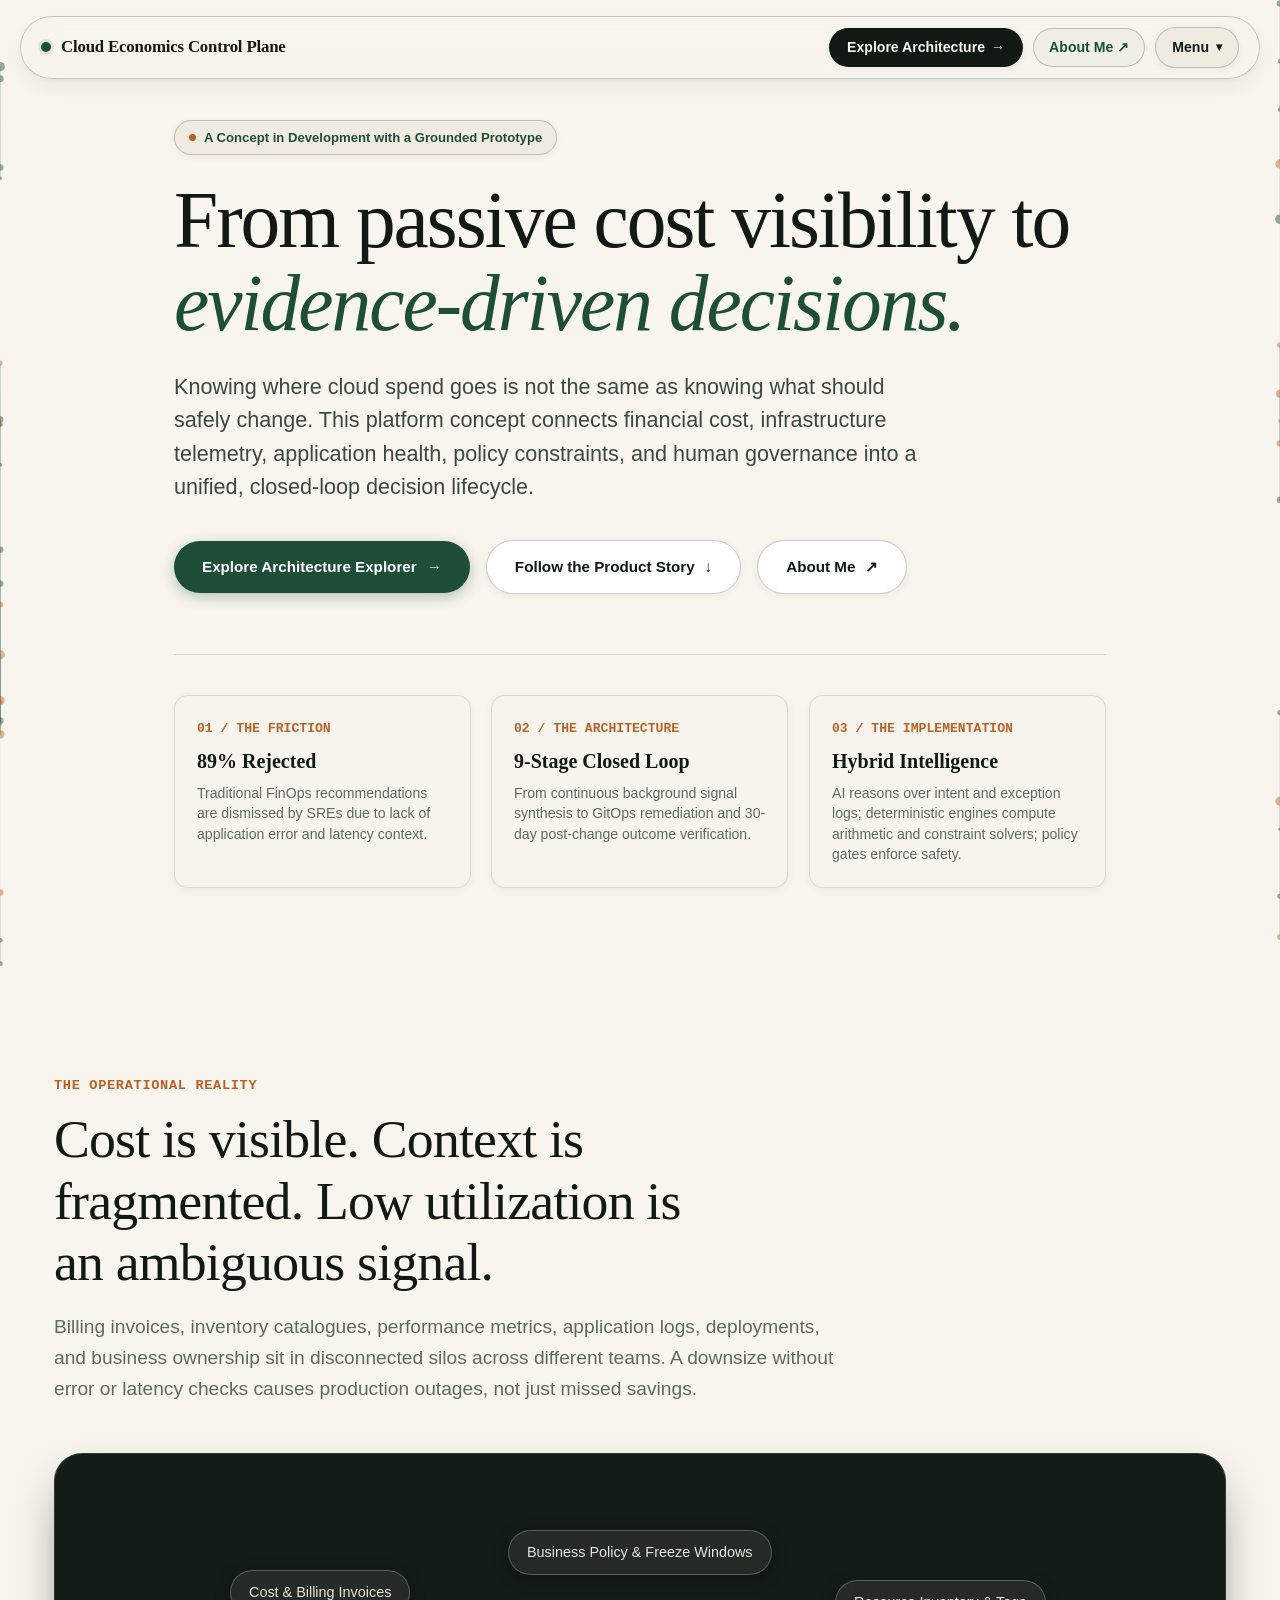
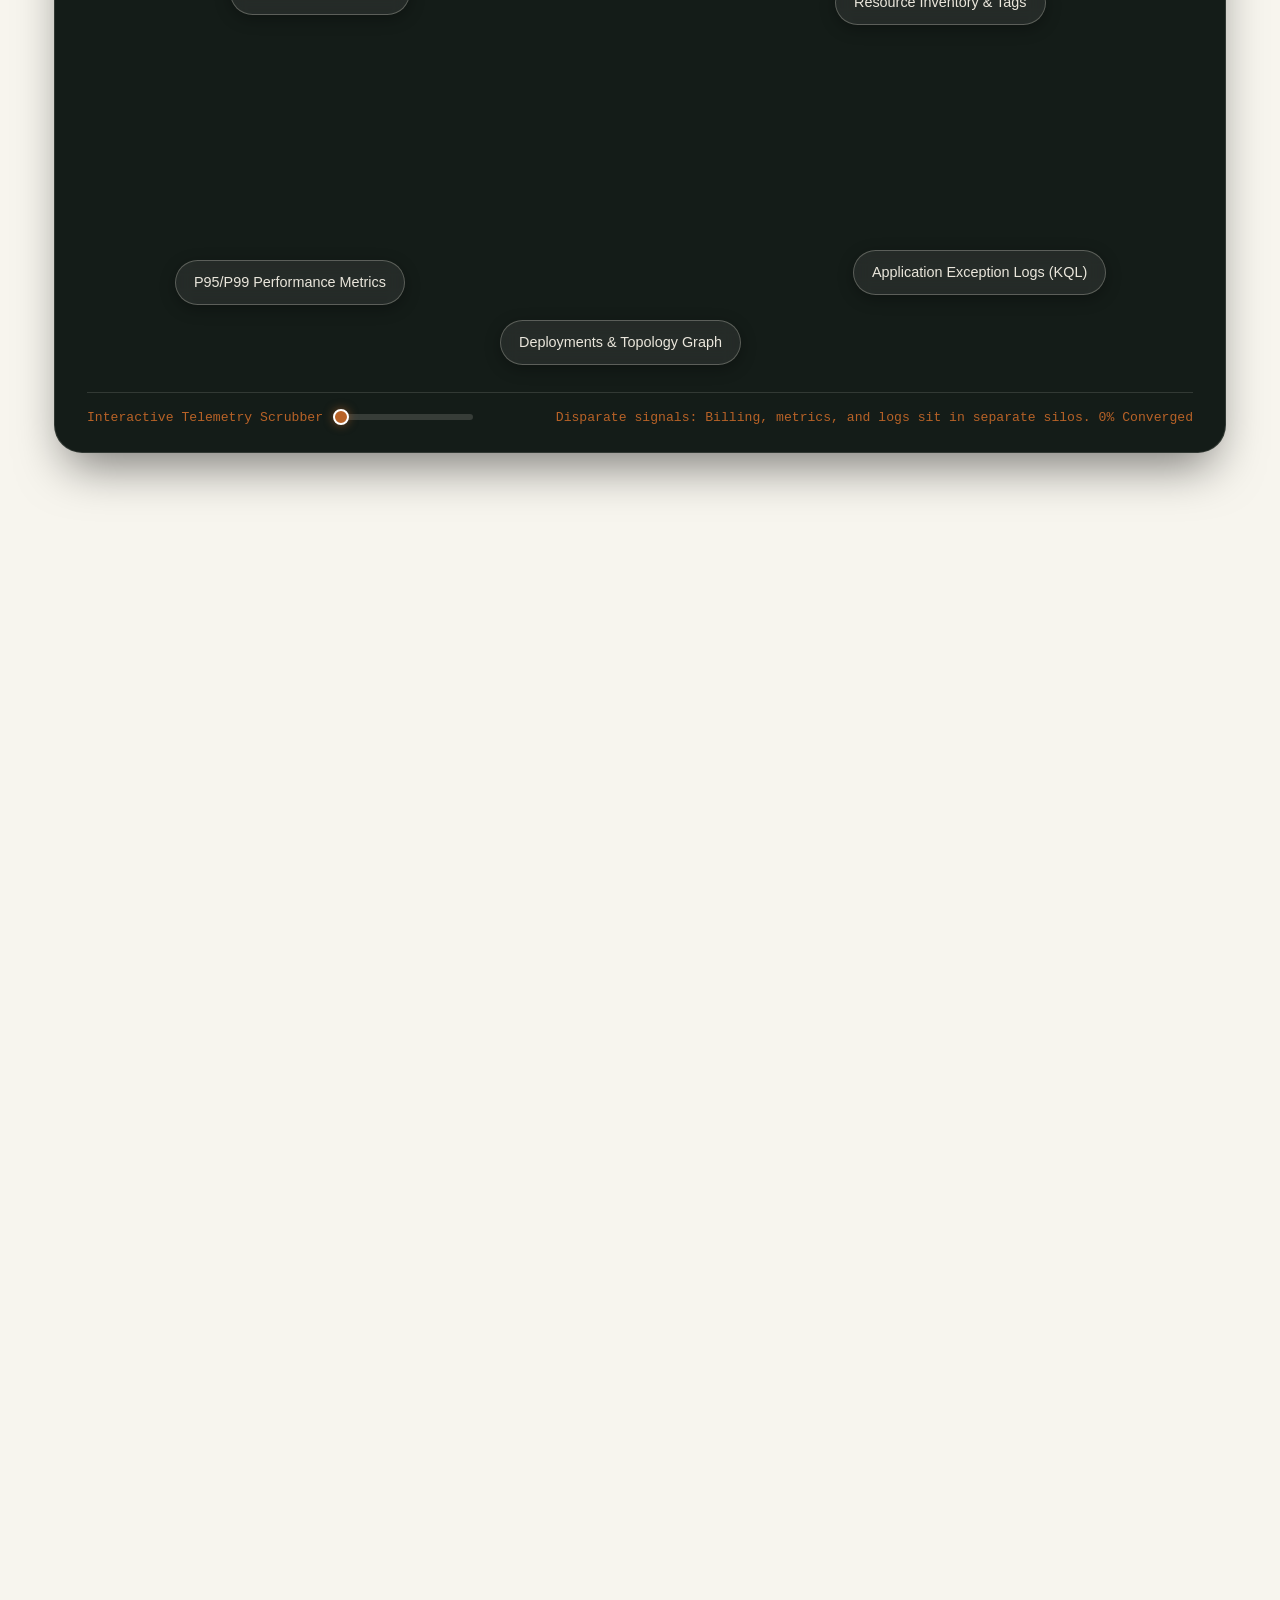
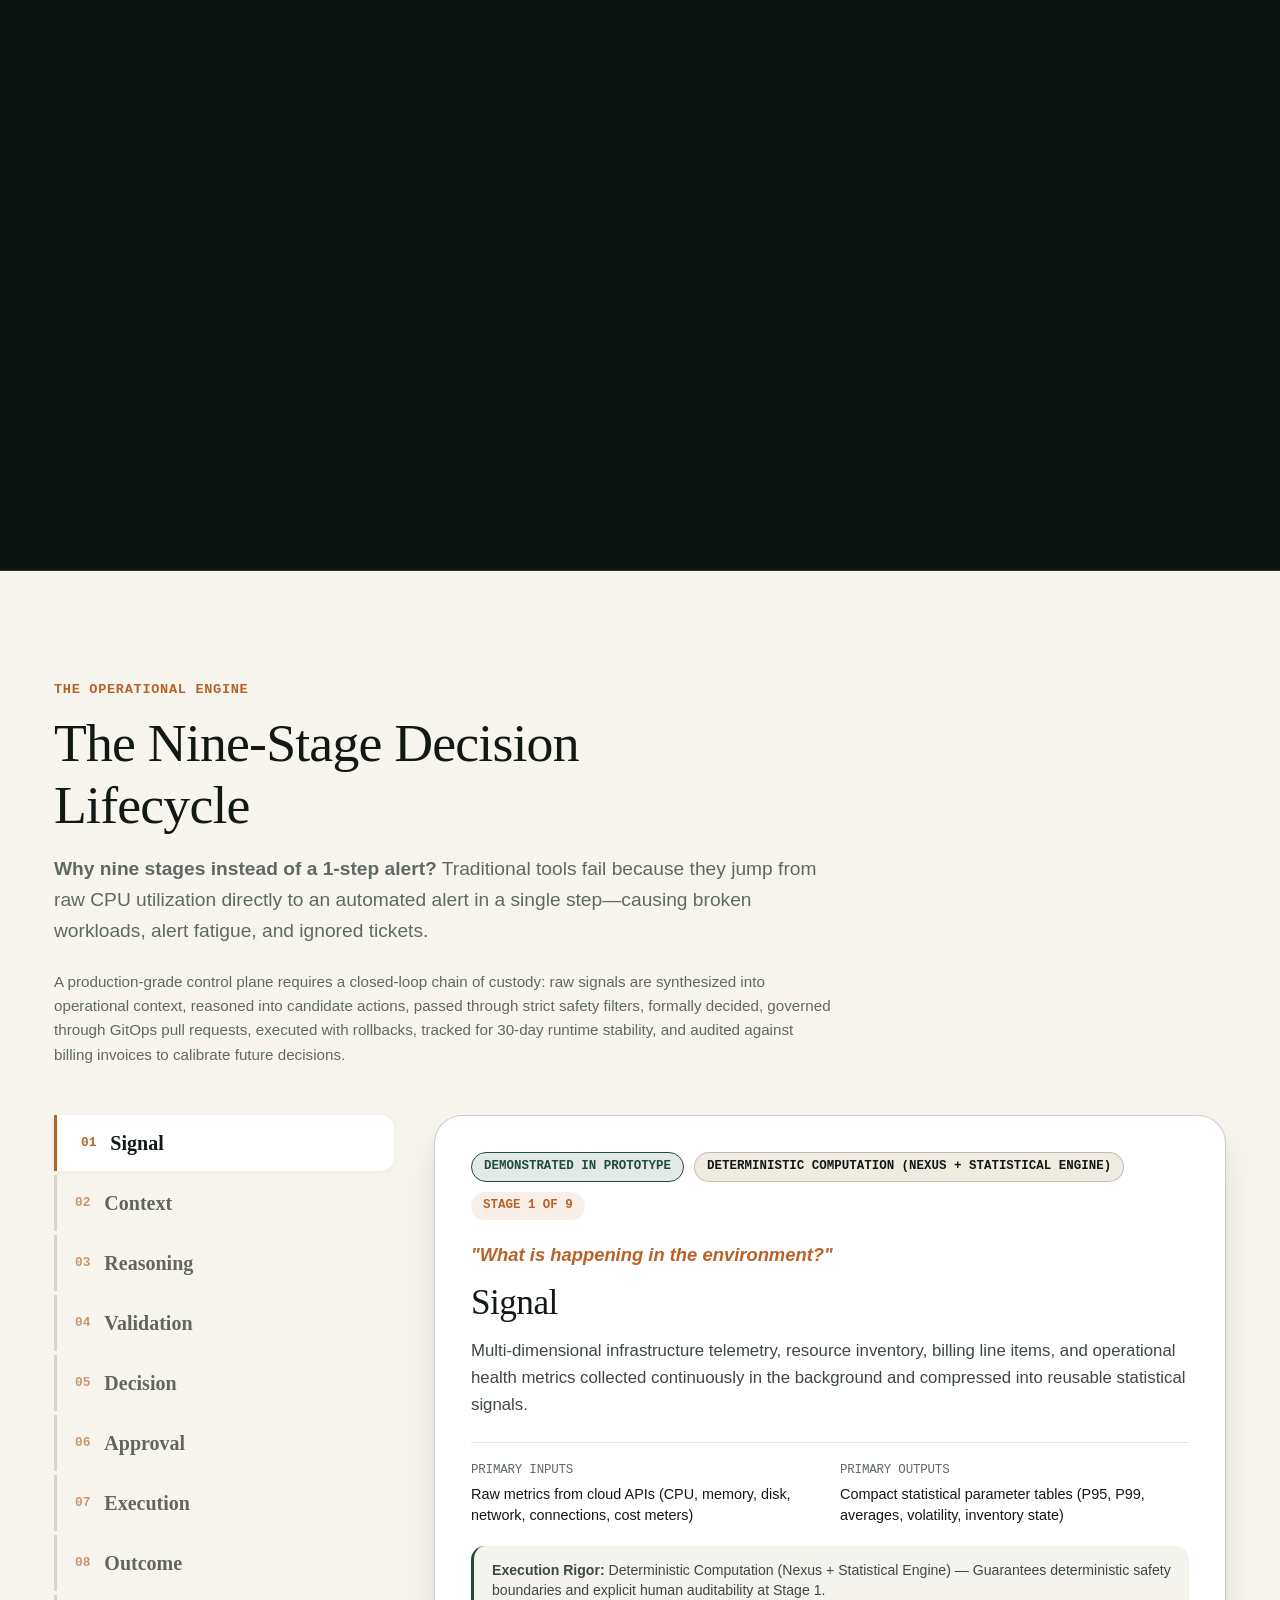
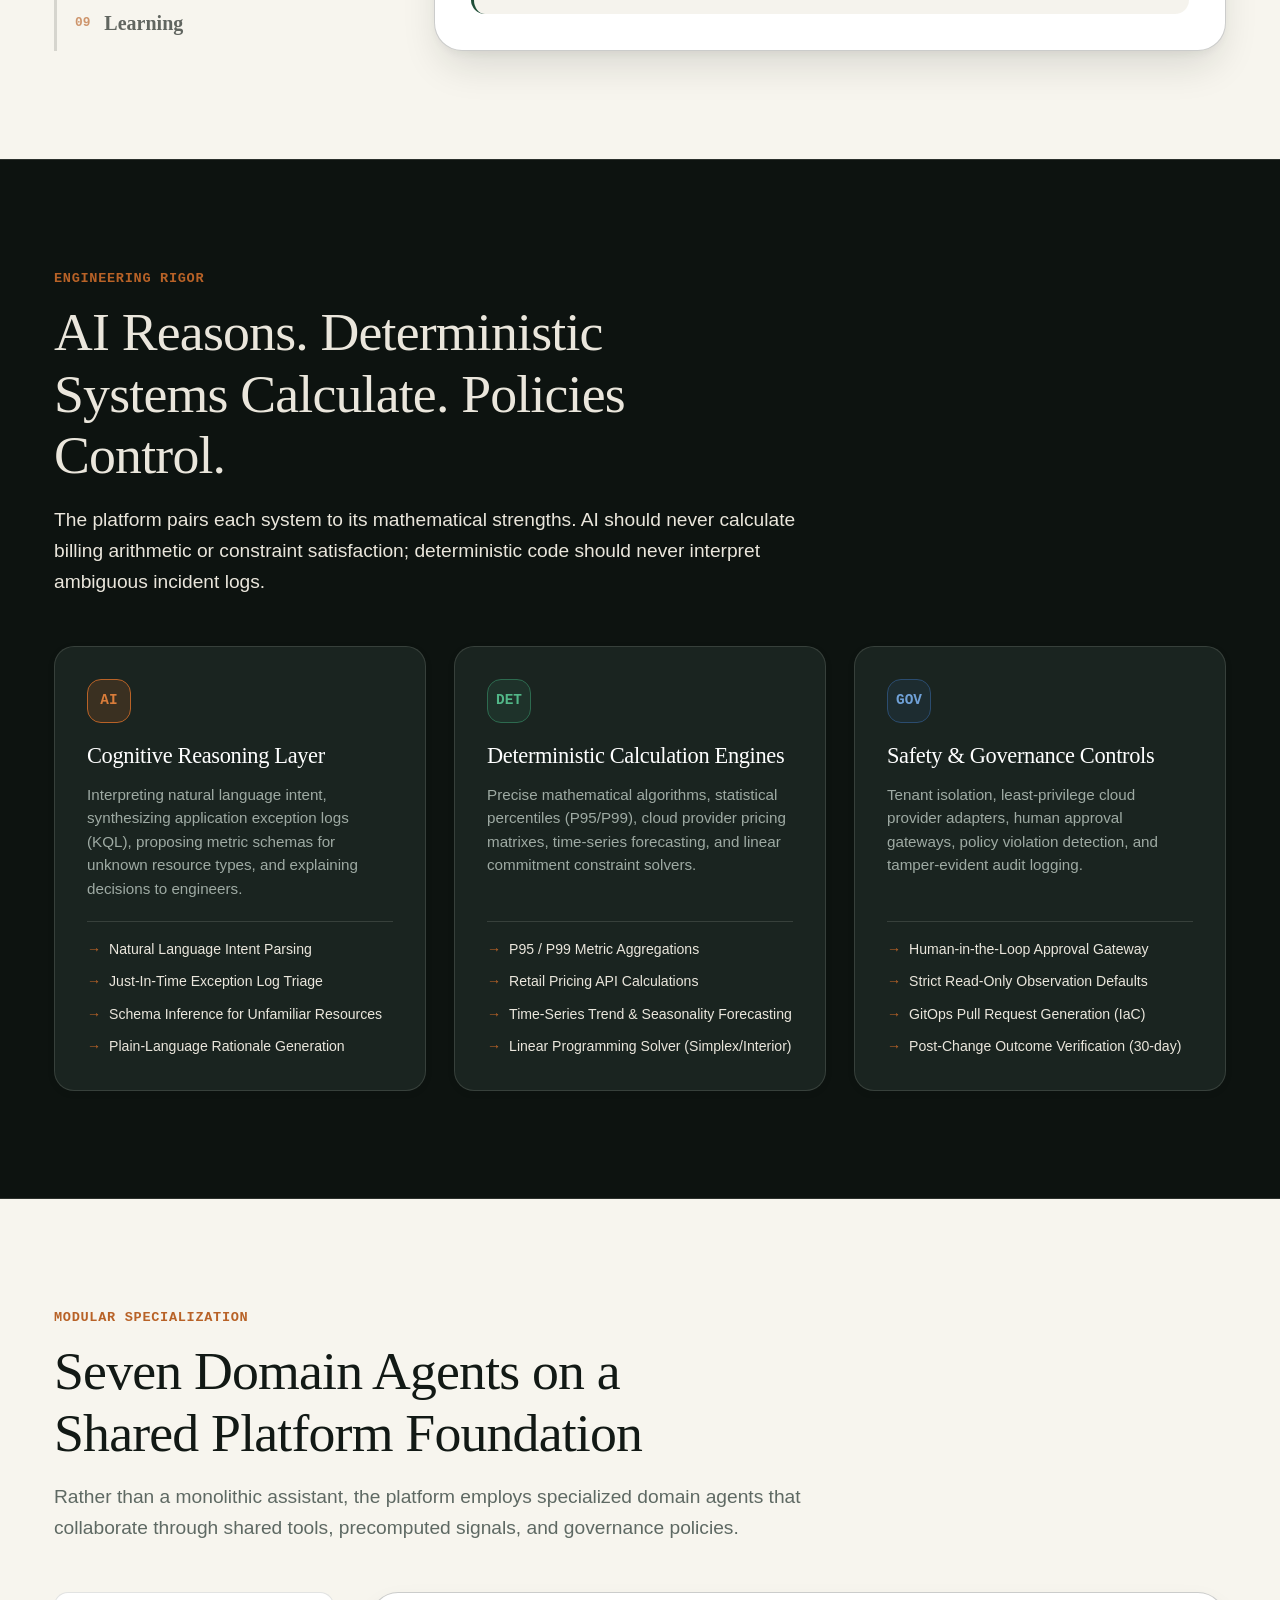
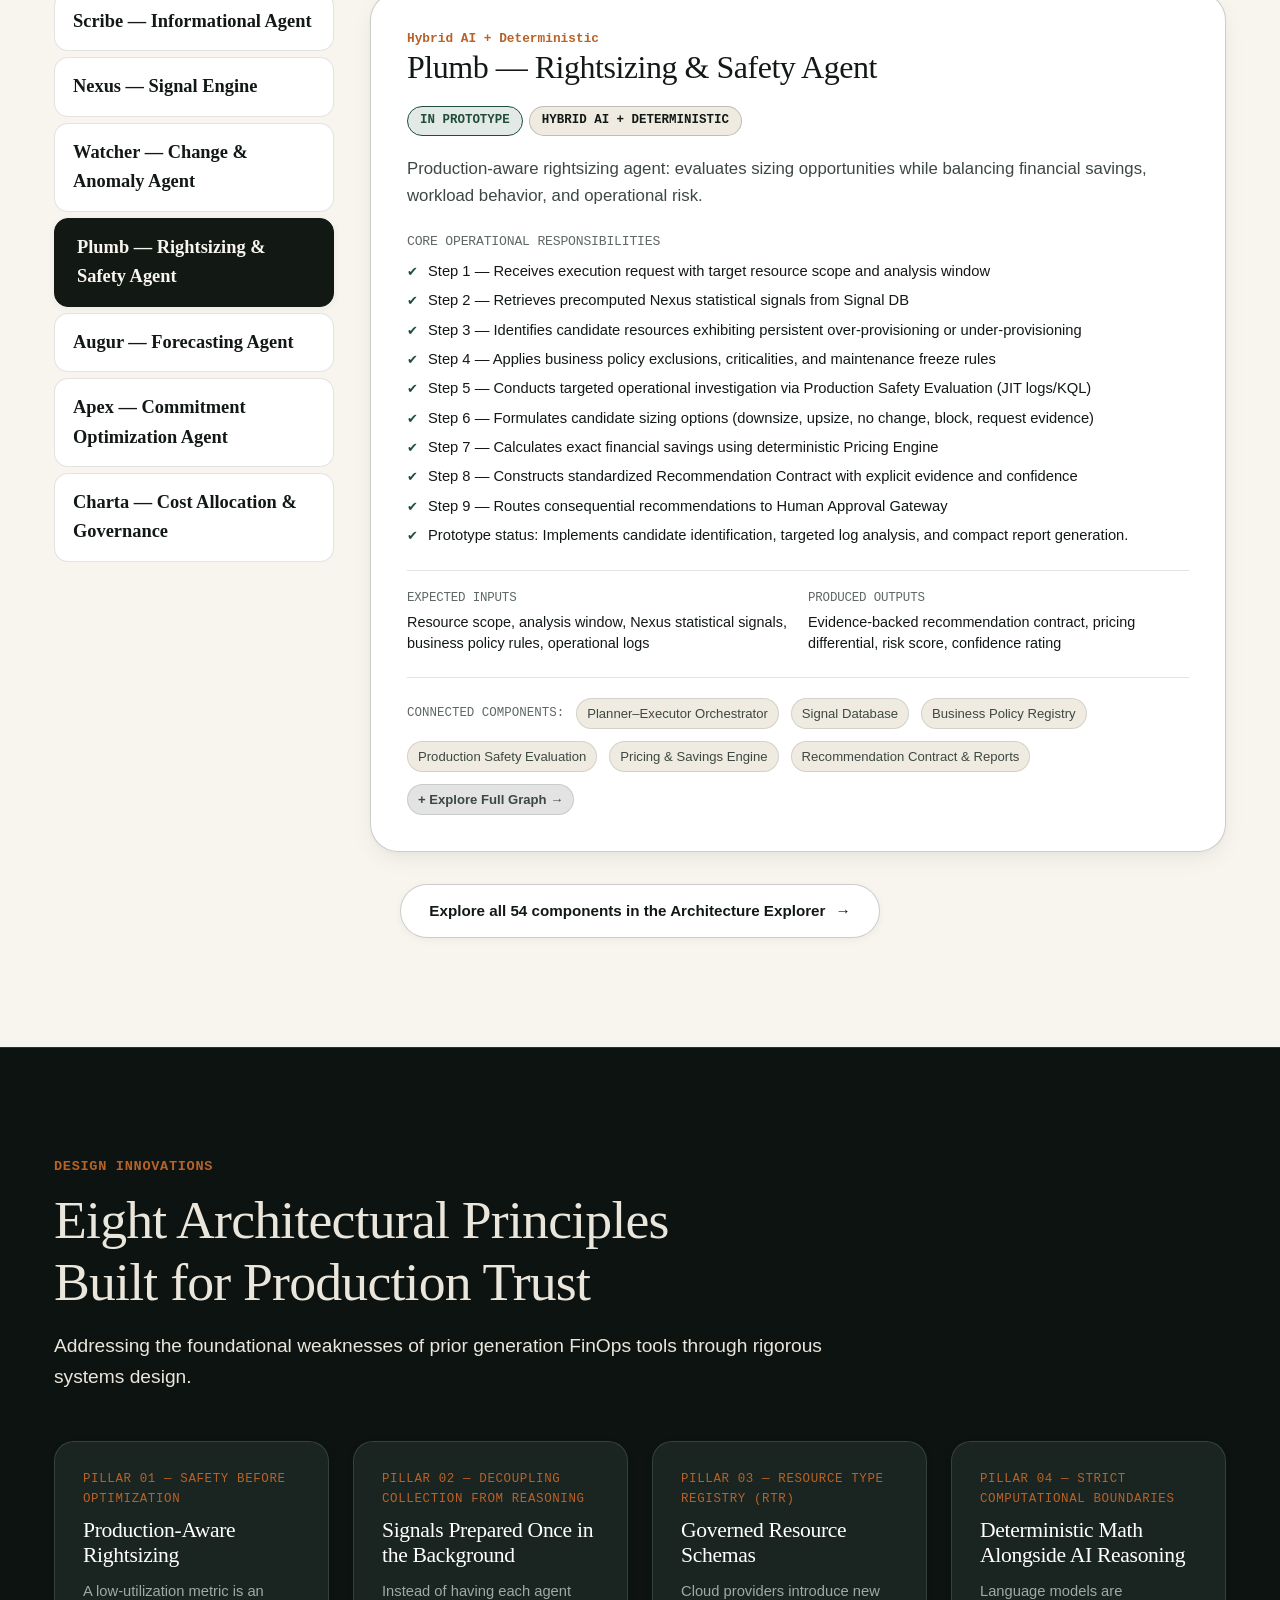
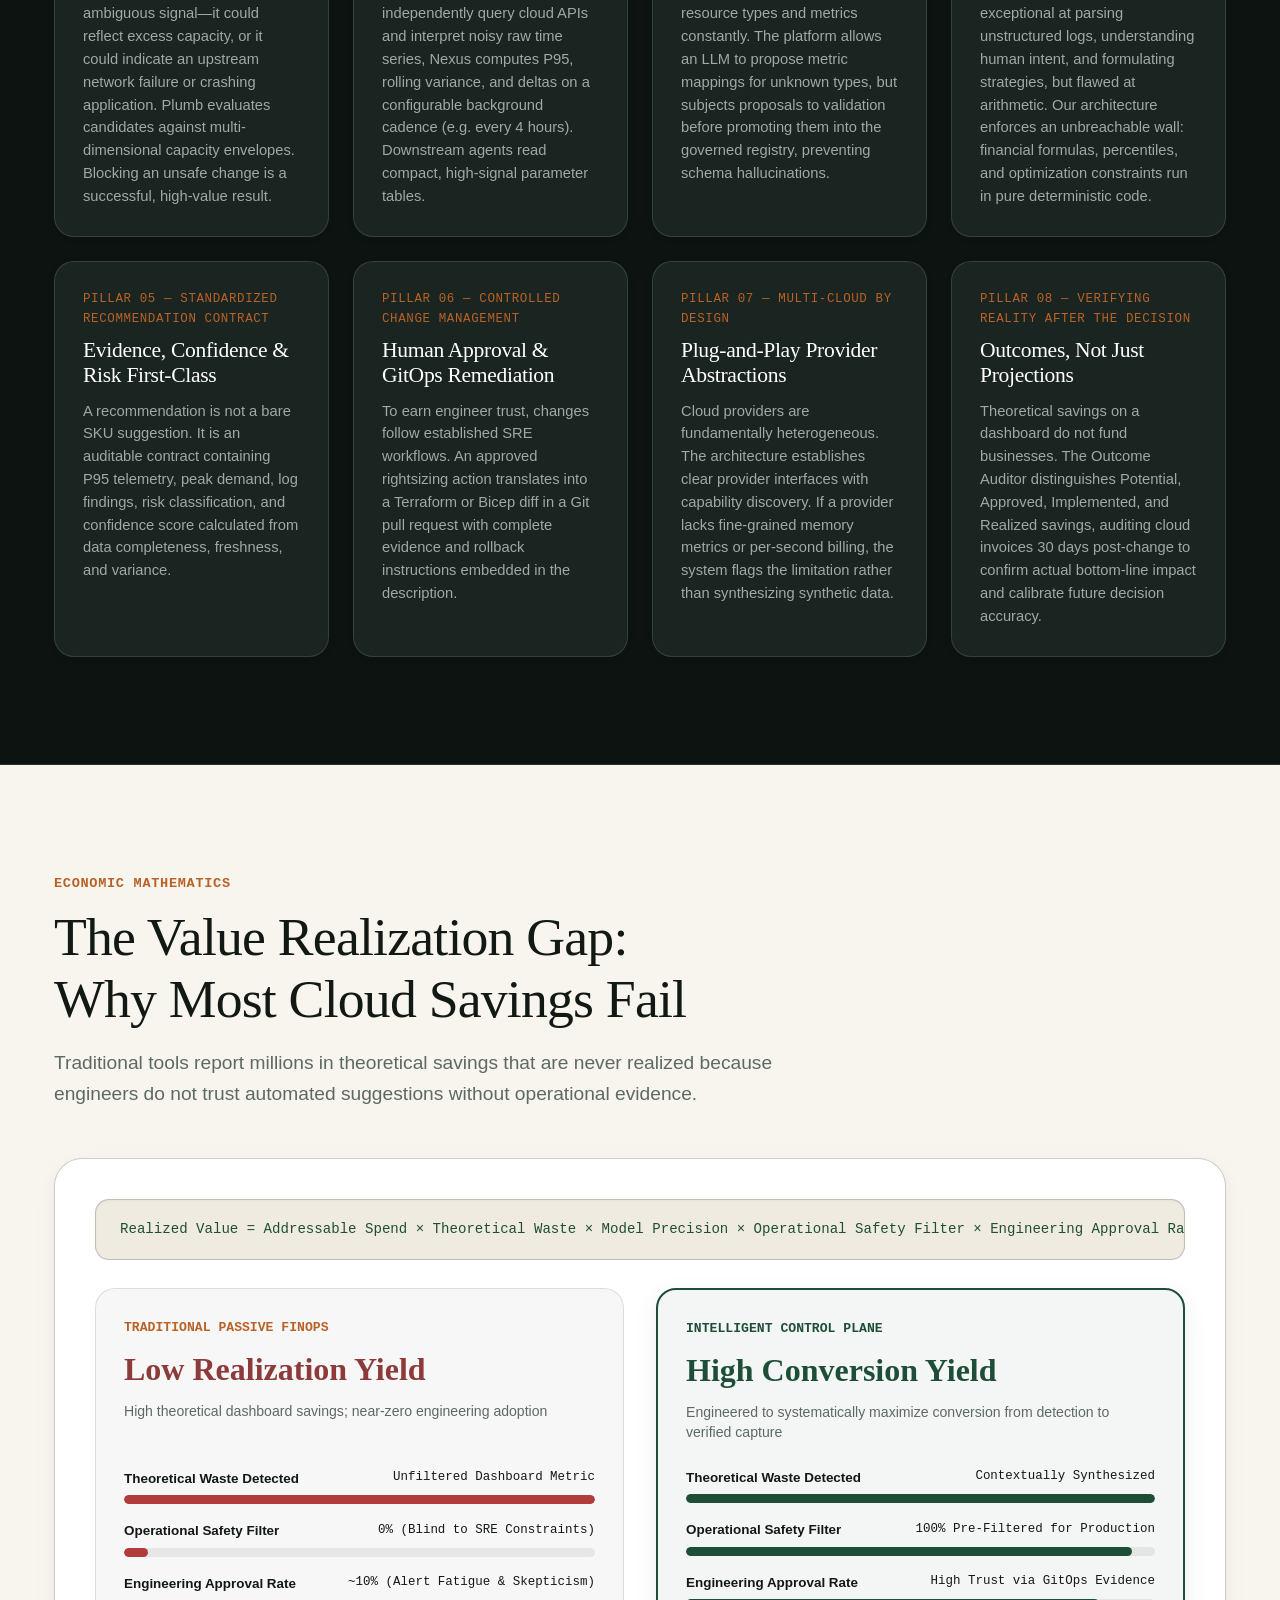
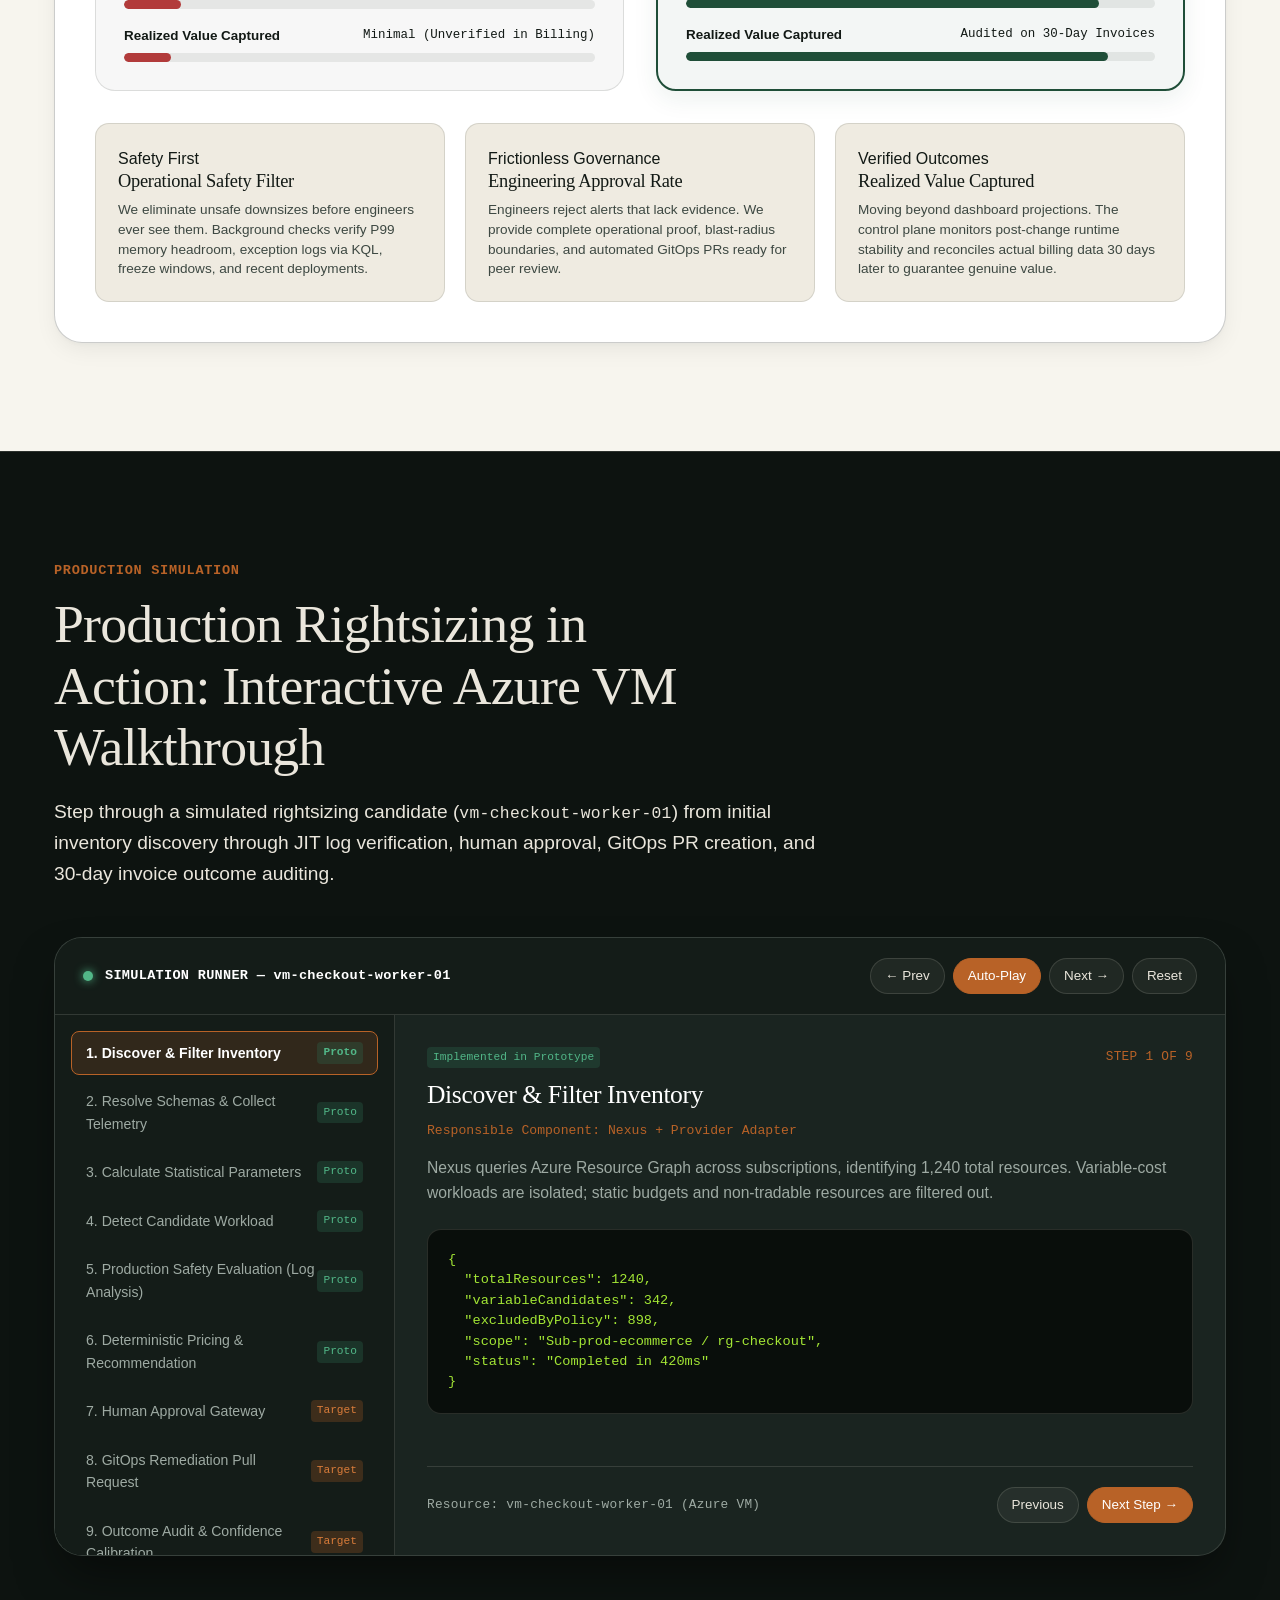
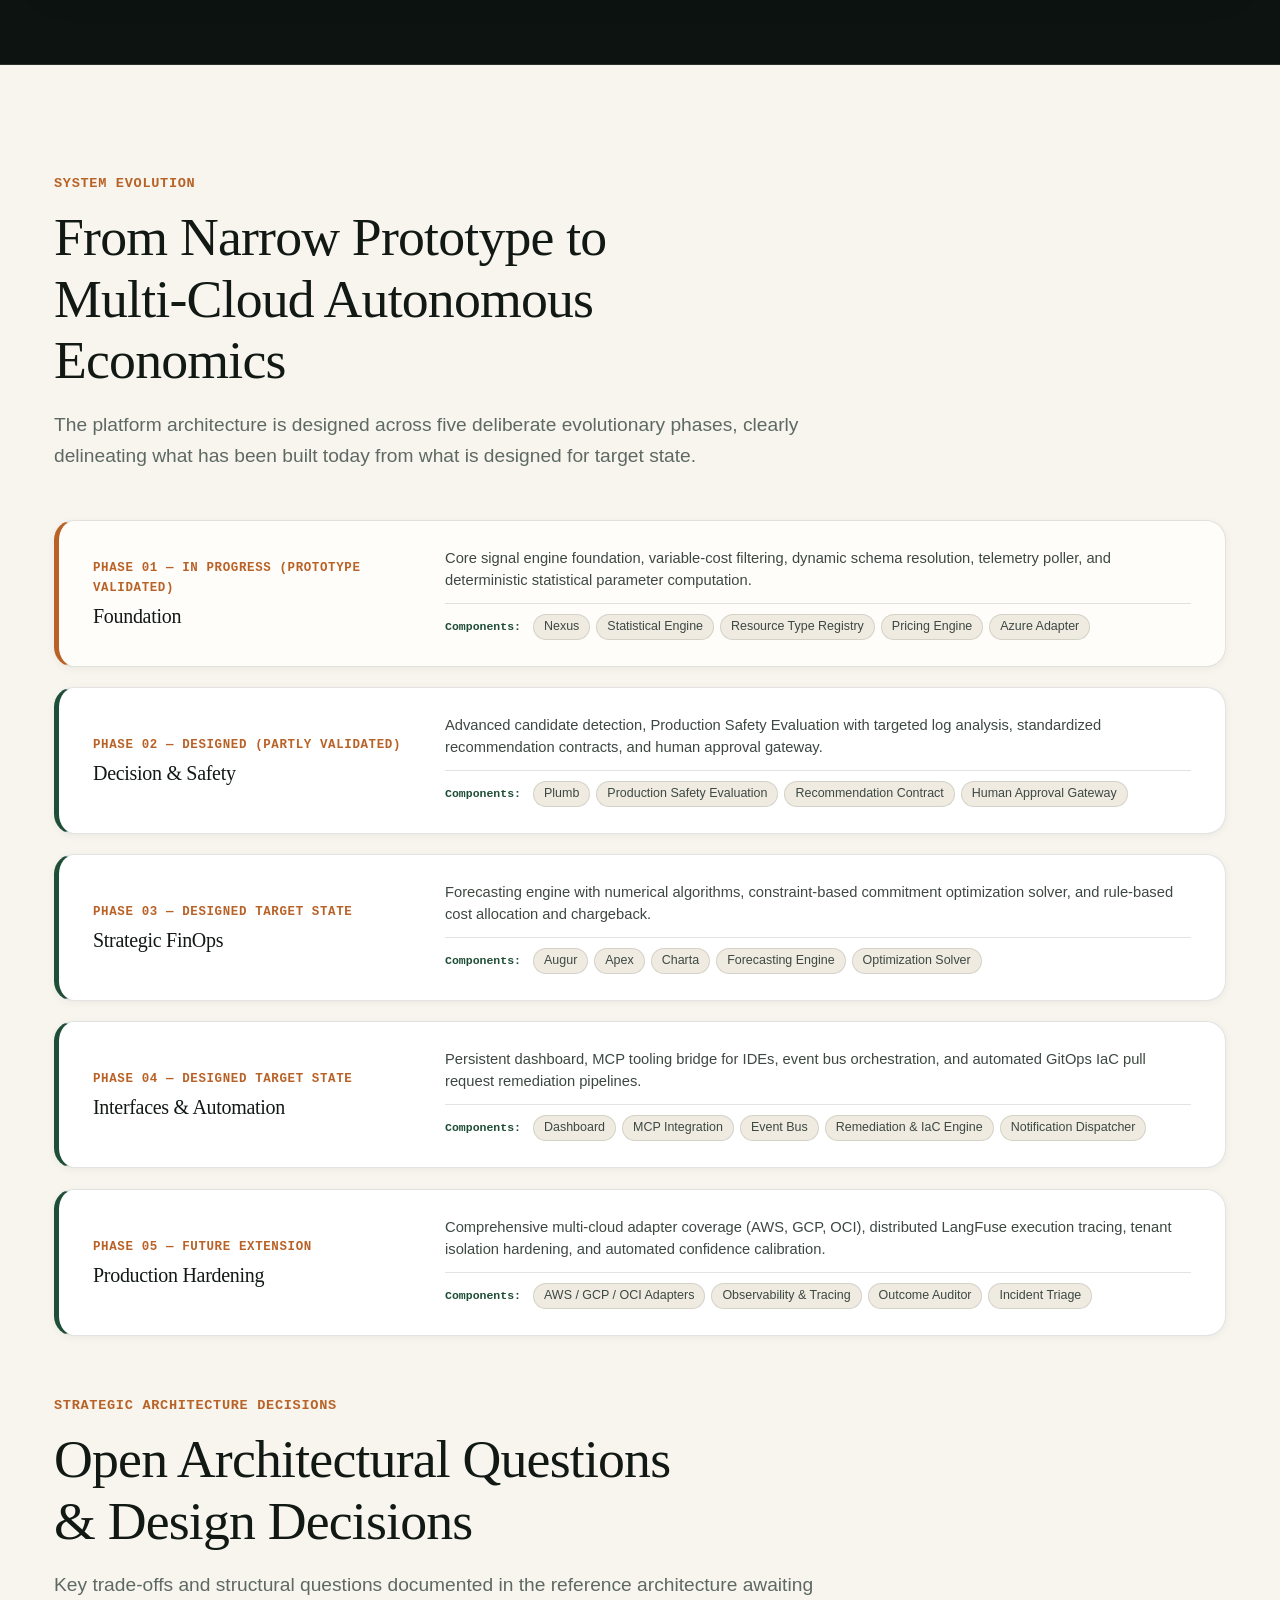
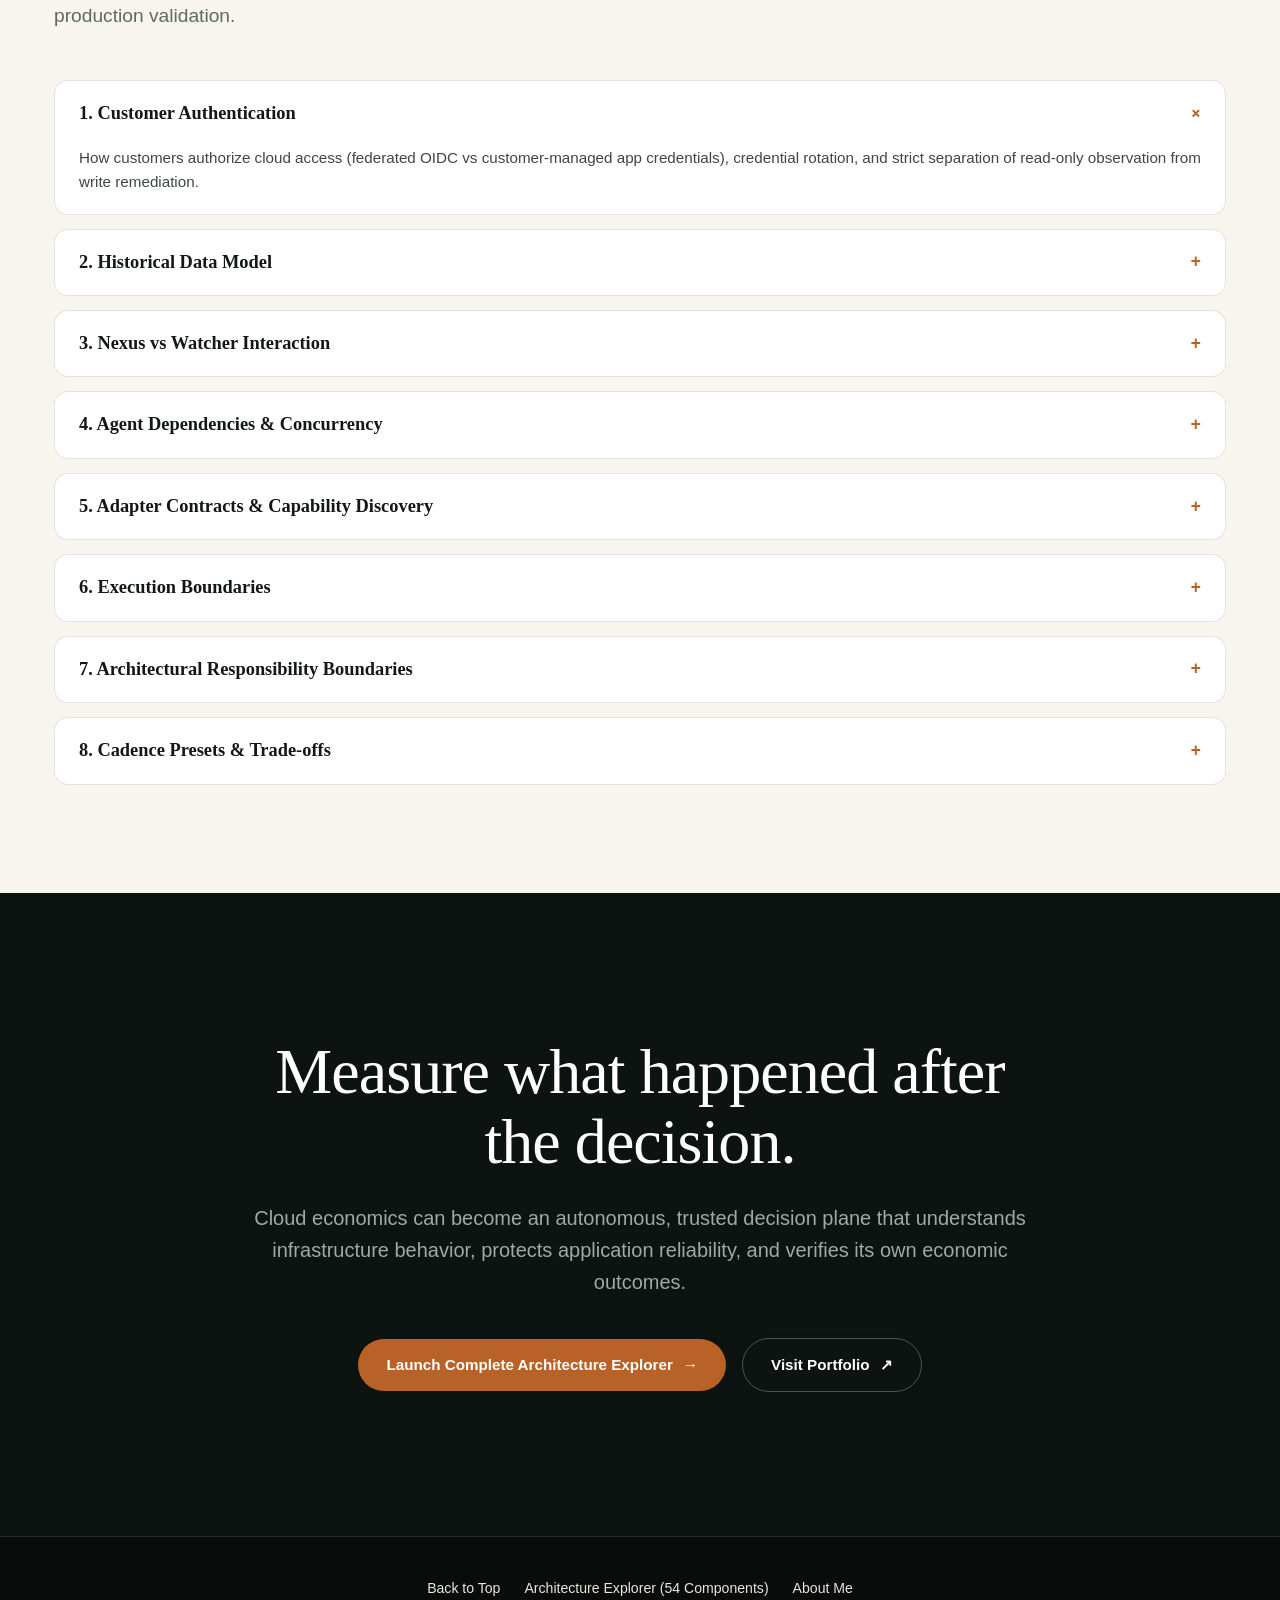
<file: index.html>
<!doctype html>
<html lang="en">
<head>
  <meta charset="utf-8">
  <meta name="viewport" content="width=device-width, initial-scale=1">
  <title>Intelligent Cloud Economics Control Plane — Product Experience</title>
  <meta name="description" content="Moving beyond passive cloud cost visibility toward evidence-driven, production-aware, reliability-constrained cloud economics.">
  <link rel="stylesheet" href="styles.css">
</head>
<body>
  <!-- Scroll Progress Indicator -->
  <div id="scroll-progress" aria-hidden="true"></div>

  <!-- Persistent Floating Navigation with Compact Dropdown -->
  <header class="nav-header">
    <a class="nav-brand" href="#top">
      <span class="nav-brand-dot"></span>
      <span>Cloud Economics Control Plane</span>
    </a>
    
    <div class="nav-right-cluster">
      <a href="architecture.html" class="nav-cta">
        <span>Explore Architecture</span>
        <span aria-hidden="true">→</span>
      </a>
      <a href="https://harshil-kumar-4.github.io/portfolio/" target="_blank" rel="noopener noreferrer" class="nav-portfolio">
        <span>About Me</span>
        <span aria-hidden="true">↗</span>
      </a>
      <button id="nav-dropdown-toggle" class="nav-menu-btn" aria-expanded="false" aria-controls="nav-dropdown-menu" aria-label="Toggle navigation menu">
        <span>Menu</span>
        <span class="nav-arrow" aria-hidden="true">▾</span>
      </button>
    </div>
  </header>

  <!-- Glassmorphic Spatial Dropdown Menu -->
  <nav id="nav-dropdown-menu" class="nav-dropdown" aria-label="Site Navigation Menu">
    <div class="nav-dropdown-header">
      <span class="nav-dropdown-title">System Directory</span>
      <button id="nav-dropdown-close" class="nav-dropdown-close" aria-label="Close navigation menu">×</button>
    </div>

    <div class="nav-dropdown-sections">
      <div class="nav-dropdown-col">
        <div class="nav-dropdown-category">Product Narrative</div>
        <a href="#problem" class="nav-dropdown-item">
          <span class="nav-dropdown-label">01. Problem & 4 Gaps</span>
          <span class="nav-dropdown-desc">Fragmented telemetry & operational silos</span>
        </a>
        <a href="#lifecycle" class="nav-dropdown-item">
          <span class="nav-dropdown-label">02. Decision Lifecycle</span>
          <span class="nav-dropdown-desc">The 9-stage closed-loop engine</span>
        </a>
        <a href="#model" class="nav-dropdown-item">
          <span class="nav-dropdown-label">03. Operating Model</span>
          <span class="nav-dropdown-desc">AI reasons, Det calculates, Policy gates</span>
        </a>
        <a href="#agents" class="nav-dropdown-item">
          <span class="nav-dropdown-label">04. Domain Agents</span>
          <span class="nav-dropdown-desc">7 specialized collaborative agents</span>
        </a>
      </div>

      <div class="nav-dropdown-col">
        <div class="nav-dropdown-category">Verification & Strategy</div>
        <a href="#differentiators" class="nav-dropdown-item">
          <span class="nav-dropdown-label">05. Differentiators</span>
          <span class="nav-dropdown-desc">8 production-grade principles</span>
        </a>
        <a href="#value" class="nav-dropdown-item">
          <span class="nav-dropdown-label">06. Value Realization</span>
          <span class="nav-dropdown-desc">Operational safety & approval multipliers</span>
        </a>
        <a href="#simulator" class="nav-dropdown-item">
          <span class="nav-dropdown-label">07. Sizing Simulator</span>
          <span class="nav-dropdown-desc">Interactive Azure VM walkthrough</span>
        </a>
        <a href="#roadmap" class="nav-dropdown-item">
          <span class="nav-dropdown-label">08. Evolution & Inquiries</span>
          <span class="nav-dropdown-desc">5-phase roadmap & design decisions</span>
        </a>
      </div>
    </div>

    <div class="nav-dropdown-footer">
      <a href="architecture.html" class="nav-dropdown-cta-link primary">Launch Architecture Explorer (54 Nodes) →</a>
      <a href="https://harshil-kumar-4.github.io/portfolio/" target="_blank" rel="noopener noreferrer" class="nav-dropdown-cta-link secondary">Portfolio ↗</a>
    </div>
  </nav>

  <main id="top">
    <!-- ====================================================================
         SECTION 1: HERO
         ==================================================================== -->
    <section class="hero-section">
      <canvas id="hero-canvas" class="hero-canvas" aria-hidden="true"></canvas>
      <div class="container hero-content">
        <div class="hero-badge spatial-reveal">
          A Concept in Development with a Grounded Prototype
        </div>
        <h1 class="hero-title spatial-reveal">
          From passive cost visibility to <span>evidence-driven decisions.</span>
        </h1>
        <p class="hero-subtitle spatial-reveal">
          Knowing where cloud spend goes is not the same as knowing what should safely change. This platform concept connects financial cost, infrastructure telemetry, application health, policy constraints, and human governance into a unified, closed-loop decision lifecycle.
        </p>
        <div class="hero-actions spatial-reveal">
          <a href="architecture.html" class="btn-spatial btn-primary">
            <span>Explore Architecture Explorer</span>
            <span aria-hidden="true">→</span>
          </a>
          <a href="#problem" class="btn-spatial btn-secondary">
            <span>Follow the Product Story</span>
            <span aria-hidden="true">↓</span>
          </a>
          <a href="https://harshil-kumar-4.github.io/portfolio/" target="_blank" rel="noopener noreferrer" class="btn-spatial btn-secondary">
            <span>About Me</span>
            <span aria-hidden="true">↗</span>
          </a>
        </div>

        <!-- Spatial Key Metrics Ribbon -->
        <div class="hero-ribbon spatial-reveal">
          <div class="hero-stat-card">
            <div class="hero-stat-num">01 / The Friction</div>
            <div class="hero-stat-label">89% Rejected</div>
            <p class="hero-stat-desc">Traditional FinOps recommendations are dismissed by SREs due to lack of application error and latency context.</p>
          </div>
          <div class="hero-stat-card">
            <div class="hero-stat-num">02 / The Architecture</div>
            <div class="hero-stat-label">9-Stage Closed Loop</div>
            <p class="hero-stat-desc">From continuous background signal synthesis to GitOps remediation and 30-day post-change outcome verification.</p>
          </div>
          <div class="hero-stat-card">
            <div class="hero-stat-num">03 / The Implementation</div>
            <div class="hero-stat-label">Hybrid Intelligence</div>
            <p class="hero-stat-desc">AI reasons over intent and exception logs; deterministic engines compute arithmetic and constraint solvers; policy gates enforce safety.</p>
          </div>
        </div>
      </div>
    </section>

    <!-- ====================================================================
         SECTION 2: THE PROBLEM & 4 CORE ARCHITECTURAL GAPS
         ==================================================================== -->
    <section class="section-story" id="problem">
      <div class="container">
        <div class="editorial-header spatial-reveal">
          <div class="tagline">The Operational Reality</div>
          <h2>Cost is visible. Context is fragmented. Low utilization is an ambiguous signal.</h2>
          <p class="lead text-muted">
            Billing invoices, inventory catalogues, performance metrics, application logs, deployments, and business ownership sit in disconnected silos across different teams. A downsize without error or latency checks causes production outages, not just missed savings.
          </p>
        </div>

        <!-- Interactive Spatial Signal Convergence Scene -->
        <div class="convergence-wrapper" id="convergence-pin">
          <div class="convergence-sticky">
            <div class="convergence-scene" id="convergence-scene">
              <div class="signal-chip" id="chip-cost" style="--tx: -340px; --ty: -180px;">Cost & Billing Invoices</div>
              <div class="signal-chip" id="chip-inv" style="--tx: 320px; --ty: -170px;">Resource Inventory & Tags</div>
              <div class="signal-chip" id="chip-met" style="--tx: -380px; --ty: 140px;">P95/P99 Performance Metrics</div>
              <div class="signal-chip" id="chip-log" style="--tx: 360px; --ty: 130px;">Application Exception Logs (KQL)</div>
              <div class="signal-chip" id="chip-pol" style="--tx: 0px; --ty: -210px;">Business Policy & Freeze Windows</div>
              <div class="signal-chip" id="chip-dep" style="--tx: -20px; --ty: 200px;">Deployments & Topology Graph</div>

              <div class="signal-core" id="convergence-core">
                <span class="signal-core-badge">Intelligent Synthesis</span>
                <div class="signal-core-title">One Decision Context</div>
                <p class="signal-core-sub">Connecting financial cost with infrastructure behaviour, operational health, and policy boundaries.</p>
              </div>

              <div class="convergence-caption">
                <div class="convergence-scrubber-box">
                  <label for="conv-slider" class="convergence-slider-label">Interactive Telemetry Scrubber</label>
                  <input type="range" id="conv-slider" class="convergence-slider" min="0" max="100" value="0" aria-label="Simulate Telemetry Convergence">
                </div>
                <div class="convergence-caption-status">
                  <span id="convergence-status-text">Scroll or scrub slider to converge disparate telemetry into unified context</span>
                  <span id="convergence-progress-text">0% Converged</span>
                </div>
              </div>
            </div>
          </div>
        </div>

        <!-- The 4 Core Architectural Gaps -->
        <div class="editorial-header spatial-reveal" style="margin-top: 60px;">
          <div class="tagline">Root Cause Analysis</div>
          <h2>The Four Architectural Gaps of Legacy FinOps</h2>
        </div>
        <div class="gaps-grid" id="gaps-container">
          <!-- Populated dynamically via story.js from ARCH.gaps -->
        </div>
      </div>
    </section>

    <!-- ====================================================================
         SECTION 3: THE OPPORTUNITY & CORE THESIS
         ==================================================================== -->
    <section class="section-story section-dark" id="thesis">
      <div class="container">
        <div class="editorial-header spatial-reveal">
          <div class="tagline">The Product Thesis</div>
          <h2>Evidence-driven, production-aware, reliability-constrained cloud economics.</h2>
          <p class="lead">
            Proposing a change is only half the problem. A true control plane must evaluate production safety, obtain human approval, prepare GitOps infrastructure diffs, and verify actual billing invoices and SRE telemetry 30 days post-change.
          </p>
        </div>

        <div class="hero-ribbon spatial-reveal" style="border-top-color: var(--dark-border);">
          <div class="hero-stat-card" style="background: var(--dark-card); border-color: var(--dark-border);">
            <div class="hero-stat-num">Core Shift 01</div>
            <div class="hero-stat-label" style="color: #FFFFFF;">Signals Prepared Once</div>
            <p class="hero-stat-desc" style="color: var(--dark-text-muted);">Background engines compute statistical rollups continuously, so reasoning agents read compact, precomputed summaries instead of flooding LLM context windows.</p>
          </div>
          <div class="hero-stat-card" style="background: var(--dark-card); border-color: var(--dark-border);">
            <div class="hero-stat-num">Core Shift 02</div>
            <div class="hero-stat-label" style="color: #FFFFFF;">Safe 'Do Nothing' Outcome</div>
            <p class="hero-stat-desc" style="color: var(--dark-text-muted);">Treating 'Do Nothing' as a successful, high-value result when operational evidence indicates intentional headroom or application instability.</p>
          </div>
          <div class="hero-stat-card" style="background: var(--dark-card); border-color: var(--dark-border);">
            <div class="hero-stat-num">Core Shift 03</div>
            <div class="hero-stat-label" style="color: #FFFFFF;">Verified Learning Loop</div>
            <p class="hero-stat-desc" style="color: var(--dark-text-muted);">Auditing realized outcomes against predictions to calibrate confidence scoring models over time based on historical truth.</p>
          </div>
        </div>
      </div>
    </section>

    <!-- ====================================================================
         SECTION 4: THE 9-STAGE DECISION LIFECYCLE
         ==================================================================== -->
    <section class="section-story" id="lifecycle">
      <div class="container">
        <div class="editorial-header spatial-reveal">
          <div class="tagline">The Operational Engine</div>
          <h2>The Nine-Stage Decision Lifecycle</h2>
          <p class="lead text-muted">
            <strong>Why nine stages instead of a 1-step alert?</strong> Traditional tools fail because they jump from raw CPU utilization directly to an automated alert in a single step—causing broken workloads, alert fatigue, and ignored tickets.
          </p>
          <p class="text-muted" style="font-size: 0.95rem; margin-top: 10px; max-width: 780px;">
            A production-grade control plane requires a closed-loop chain of custody: raw signals are synthesized into operational context, reasoned into candidate actions, passed through strict safety filters, formally decided, governed through GitOps pull requests, executed with rollbacks, tracked for 30-day runtime stability, and audited against billing invoices to calibrate future decisions.
          </p>
        </div>

        <div class="lifecycle-layout spatial-reveal">
          <div class="lifecycle-track" id="lifecycle-track" role="tablist" aria-label="Decision Lifecycle Stages">
            <!-- Stage buttons generated dynamically via story.js -->
          </div>
          <div class="stage-panel" id="lifecycle-panel" aria-live="polite">
            <!-- Dynamic stage content injected via story.js -->
          </div>
        </div>
      </div>
    </section>

    <!-- ====================================================================
         SECTION 5: OPERATING MODEL & HYBRID ARCHITECTURE
         ==================================================================== -->
    <section class="section-story section-dark" id="model">
      <div class="container">
        <div class="editorial-header spatial-reveal">
          <div class="tagline">Engineering Rigor</div>
          <h2>AI Reasons. Deterministic Systems Calculate. Policies Control.</h2>
          <p class="lead">
            The platform pairs each system to its mathematical strengths. AI should never calculate billing arithmetic or constraint satisfaction; deterministic code should never interpret ambiguous incident logs.
          </p>
        </div>

        <div class="pillars-grid spatial-reveal">
          <div class="pillar-card ai">
            <div class="pillar-icon">AI</div>
            <h3>Cognitive Reasoning Layer</h3>
            <p>Interpreting natural language intent, synthesizing application exception logs (KQL), proposing metric schemas for unknown resource types, and explaining decisions to engineers.</p>
            <ul class="pillar-list">
              <li>Natural Language Intent Parsing</li>
              <li>Just-In-Time Exception Log Triage</li>
              <li>Schema Inference for Unfamiliar Resources</li>
              <li>Plain-Language Rationale Generation</li>
            </ul>
          </div>

          <div class="pillar-card det">
            <div class="pillar-icon">DET</div>
            <h3>Deterministic Calculation Engines</h3>
            <p>Precise mathematical algorithms, statistical percentiles (P95/P99), cloud provider pricing matrixes, time-series forecasting, and linear commitment constraint solvers.</p>
            <ul class="pillar-list">
              <li>P95 / P99 Metric Aggregations</li>
              <li>Retail Pricing API Calculations</li>
              <li>Time-Series Trend & Seasonality Forecasting</li>
              <li>Linear Programming Solver (Simplex/Interior)</li>
            </ul>
          </div>

          <div class="pillar-card gov">
            <div class="pillar-icon">GOV</div>
            <h3>Safety & Governance Controls</h3>
            <p>Tenant isolation, least-privilege cloud provider adapters, human approval gateways, policy violation detection, and tamper-evident audit logging.</p>
            <ul class="pillar-list">
              <li>Human-in-the-Loop Approval Gateway</li>
              <li>Strict Read-Only Observation Defaults</li>
              <li>GitOps Pull Request Generation (IaC)</li>
              <li>Post-Change Outcome Verification (30-day)</li>
            </ul>
          </div>
        </div>
      </div>
    </section>

    <!-- ====================================================================
         SECTION 6: THE 7 DOMAIN AGENTS
         ==================================================================== -->
    <section class="section-story" id="agents">
      <div class="container">
        <div class="editorial-header spatial-reveal">
          <div class="tagline">Modular Specialization</div>
          <h2>Seven Domain Agents on a Shared Platform Foundation</h2>
          <p class="lead text-muted">
            Rather than a monolithic assistant, the platform employs specialized domain agents that collaborate through shared tools, precomputed signals, and governance policies.
          </p>
        </div>

        <div class="agents-layout spatial-reveal">
          <div class="agents-nav" id="agents-nav" role="tablist" aria-label="Domain Agents">
            <!-- Populated via story.js -->
          </div>
          <div class="agent-card" id="agent-display" aria-live="polite">
            <!-- Dynamic agent detail injected via story.js -->
          </div>
        </div>

        <div style="margin-top: 32px; text-align: center;" class="spatial-reveal">
          <a href="architecture.html" class="btn-spatial btn-secondary">
            <span>Explore all 54 components in the Architecture Explorer</span>
            <span aria-hidden="true">→</span>
          </a>
        </div>
      </div>
    </section>

    <!-- ====================================================================
         SECTION 7: ARCHITECTURAL DIFFERENTIATORS
         ==================================================================== -->
    <section class="section-story section-dark" id="differentiators">
      <div class="container">
        <div class="editorial-header spatial-reveal">
          <div class="tagline">Design Innovations</div>
          <h2>Eight Architectural Principles Built for Production Trust</h2>
          <p class="lead">
            Addressing the foundational weaknesses of prior generation FinOps tools through rigorous systems design.
          </p>
        </div>

        <div class="diff-grid spatial-reveal" id="diff-container">
          <!-- Populated dynamically via story.js from ARCH.differentiators -->
        </div>
      </div>
    </section>

    <!-- ====================================================================
         SECTION 8: BUSINESS VALUE REALIZATION FRAMEWORK
         ==================================================================== -->
    <section class="section-story" id="value">
      <div class="container">
        <div class="editorial-header spatial-reveal">
          <div class="tagline">Economic Mathematics</div>
          <h2>The Value Realization Gap: Why Most Cloud Savings Fail</h2>
          <p class="lead text-muted">
            Traditional tools report millions in theoretical savings that are never realized because engineers do not trust automated suggestions without operational evidence.
          </p>
        </div>

        <div class="value-box spatial-reveal">
          <div class="formula-banner">
            Realized Value = Addressable Spend × Theoretical Waste × Model Precision × Operational Safety Filter × Engineering Approval Rate × Execution Success Rate
          </div>

          <div class="comparison-grid">
            <div class="comparison-col legacy">
              <div class="hero-stat-num">Traditional Passive FinOps</div>
              <div class="comparison-stat">Low Realization Yield</div>
              <div class="comparison-sub">High theoretical dashboard savings; near-zero engineering adoption</div>
              
              <div class="breakdown-bars">
                <div class="bar-item">
                  <div class="bar-label"><span>Theoretical Waste Detected</span><span>Unfiltered Dashboard Metric</span></div>
                  <div class="bar-track"><div class="bar-fill red" style="width: 100%;"></div></div>
                </div>
                <div class="bar-item">
                  <div class="bar-label"><span>Operational Safety Filter</span><span>0% (Blind to SRE Constraints)</span></div>
                  <div class="bar-track"><div class="bar-fill red" style="width: 5%;"></div></div>
                </div>
                <div class="bar-item">
                  <div class="bar-label"><span>Engineering Approval Rate</span><span>~10% (Alert Fatigue & Skepticism)</span></div>
                  <div class="bar-track"><div class="bar-fill red" style="width: 12%;"></div></div>
                </div>
                <div class="bar-item">
                  <div class="bar-label"><span>Realized Value Captured</span><span>Minimal (Unverified in Billing)</span></div>
                  <div class="bar-track"><div class="bar-fill red" style="width: 10%;"></div></div>
                </div>
              </div>
            </div>

            <div class="comparison-col control-plane">
              <div class="hero-stat-num" style="color: var(--forest);">Intelligent Control Plane</div>
              <div class="comparison-stat">High Conversion Yield</div>
              <div class="comparison-sub">Engineered to systematically maximize conversion from detection to verified capture</div>

              <div class="breakdown-bars">
                <div class="bar-item">
                  <div class="bar-label"><span>Theoretical Waste Detected</span><span>Contextually Synthesized</span></div>
                  <div class="bar-track"><div class="bar-fill green" style="width: 100%;"></div></div>
                </div>
                <div class="bar-item">
                  <div class="bar-label"><span>Operational Safety Filter</span><span>100% Pre-Filtered for Production</span></div>
                  <div class="bar-track"><div class="bar-fill green" style="width: 95%;"></div></div>
                </div>
                <div class="bar-item">
                  <div class="bar-label"><span>Engineering Approval Rate</span><span>High Trust via GitOps Evidence</span></div>
                  <div class="bar-track"><div class="bar-fill green" style="width: 88%;"></div></div>
                </div>
                <div class="bar-item">
                  <div class="bar-label"><span>Realized Value Captured</span><span>Audited on 30-Day Invoices</span></div>
                  <div class="bar-track"><div class="bar-fill green" style="width: 90%;"></div></div>
                </div>
              </div>
            </div>
          </div>

          <!-- Multipliers Grid Highlight -->
          <div class="multipliers-grid" style="margin-top: 30px;">
            <div class="multiplier-card">
              <div class="mult-badge">Safety First</div>
              <h4 class="mult-title">Operational Safety Filter</h4>
              <p class="mult-desc">
                We eliminate unsafe downsizes before engineers ever see them. Background checks verify P99 memory headroom, exception logs via KQL, freeze windows, and recent deployments.
              </p>
            </div>
            <div class="multiplier-card">
              <div class="mult-badge">Frictionless Governance</div>
              <h4 class="mult-title">Engineering Approval Rate</h4>
              <p class="mult-desc">
                Engineers reject alerts that lack evidence. We provide complete operational proof, blast-radius boundaries, and automated GitOps PRs ready for peer review.
              </p>
            </div>
            <div class="multiplier-card">
              <div class="mult-badge">Verified Outcomes</div>
              <h4 class="mult-title">Realized Value Captured</h4>
              <p class="mult-desc">
                Moving beyond dashboard projections. The control plane monitors post-change runtime stability and reconciles actual billing data 30 days later to guarantee genuine value.
              </p>
            </div>
          </div>
        </div>
      </div>
    </section>

    <!-- ====================================================================
         SECTION 9: INTERACTIVE RIGHTSIZING WALKTHROUGH SIMULATOR
         ==================================================================== -->
    <section class="section-story section-dark" id="simulator">
      <div class="container">
        <div class="editorial-header spatial-reveal">
          <div class="tagline">Production Simulation</div>
          <h2>Production Rightsizing in Action: Interactive Azure VM Walkthrough</h2>
          <p class="lead">
            Step through a simulated rightsizing candidate (<code class="mono">vm-checkout-worker-01</code>) from initial inventory discovery through JIT log verification, human approval, GitOps PR creation, and 30-day invoice outcome auditing.
          </p>
        </div>

        <div class="simulator-container spatial-reveal">
          <div class="simulator-header">
            <div class="sim-status-title">
              <span class="sim-pulse-dot"></span>
              <span class="mono" style="color: #FFFFFF; font-weight: 600;">SIMULATION RUNNER — vm-checkout-worker-01</span>
            </div>
            <div class="sim-controls">
              <button class="btn-sim" id="sim-prev-btn" aria-label="Previous Step">← Prev</button>
              <button class="btn-sim active" id="sim-play-btn" aria-label="Play or Pause">Auto-Play</button>
              <button class="btn-sim" id="sim-next-btn" aria-label="Next Step">Next →</button>
              <button class="btn-sim" id="sim-reset-btn" aria-label="Reset Simulation">Reset</button>
            </div>
          </div>

          <div class="sim-body">
            <div class="sim-steps-list" id="sim-steps-nav">
              <!-- Populated via story.js -->
            </div>
            <div class="sim-display" id="sim-display">
              <!-- Populated dynamically via story.js -->
            </div>
          </div>
        </div>
      </div>
    </section>

    <!-- ====================================================================
         SECTION 10: EVOLUTION, ROADMAP & OPEN ARCHITECTURAL QUESTIONS
         ==================================================================== -->
    <section class="section-story" id="roadmap">
      <div class="container">
        <div class="editorial-header spatial-reveal">
          <div class="tagline">System Evolution</div>
          <h2>From Narrow Prototype to Multi-Cloud Autonomous Economics</h2>
          <p class="lead text-muted">
            The platform architecture is designed across five deliberate evolutionary phases, clearly delineating what has been built today from what is designed for target state.
          </p>
        </div>

        <!-- 5-Phase Roadmap Timeline -->
        <div class="roadmap-timeline spatial-reveal" id="roadmap-timeline">
          <!-- Populated via story.js from ARCH.roadmapPhases -->
        </div>

        <!-- The 8 Open Architectural Questions Accordion -->
        <div class="editorial-header spatial-reveal" style="margin-top: 40px;">
          <div class="tagline">Strategic Architecture Decisions</div>
          <h2>Open Architectural Questions & Design Decisions</h2>
          <p class="lead text-muted">
            Key trade-offs and structural questions documented in the reference architecture awaiting production validation.
          </p>
        </div>

        <div class="questions-list spatial-reveal" id="questions-list">
          <!-- Populated via story.js from ARCH.questions -->
        </div>
      </div>
    </section>

    <!-- ====================================================================
         SECTION 11: CLOSING BUILDER'S THESIS & NAVIGATION
         ==================================================================== -->
    <section class="closing-section">
      <div class="container closing-content spatial-reveal">
        <h2 class="closing-title">Measure what happened after the decision.</h2>
        <p class="closing-desc">
          Cloud economics can become an autonomous, trusted decision plane that understands infrastructure behavior, protects application reliability, and verifies its own economic outcomes.
        </p>
        <div class="hero-actions" style="justify-content: center; margin-bottom: 0;">
          <a href="architecture.html" class="btn-spatial btn-copper">
            <span>Launch Complete Architecture Explorer</span>
            <span aria-hidden="true">→</span>
          </a>
          <a href="https://harshil-kumar-4.github.io/portfolio/" target="_blank" rel="noopener noreferrer" class="btn-spatial btn-secondary" style="background: transparent; color: #FFFFFF; border-color: rgba(234, 230, 220, 0.3);">
            <span>Visit Portfolio</span>
            <span aria-hidden="true">↗</span>
          </a>
        </div>
      </div>
    </section>
  </main>

  <!-- Footer -->
  <footer class="footer-story">
    <div class="container">
      <div class="footer-links">
        <a href="#top">Back to Top</a>
        <a href="architecture.html">Architecture Explorer (54 Components)</a>
        <a href="https://harshil-kumar-4.github.io/portfolio/" target="_blank" rel="noopener noreferrer">About Me</a>
      </div>
      <p class="mono text-muted" style="margin: 0;">
        Intelligent Cloud Economics Control Plane — Architectural Prototype & Concept Reference. Strictly grounded in Master Pitch and Component Catalogue specifications.
      </p>
    </div>
  </footer>

  <!-- Scripts -->
  <script src="architecture-data.js"></script>
  <script src="story.js"></script>
</body>
</html>
</file>
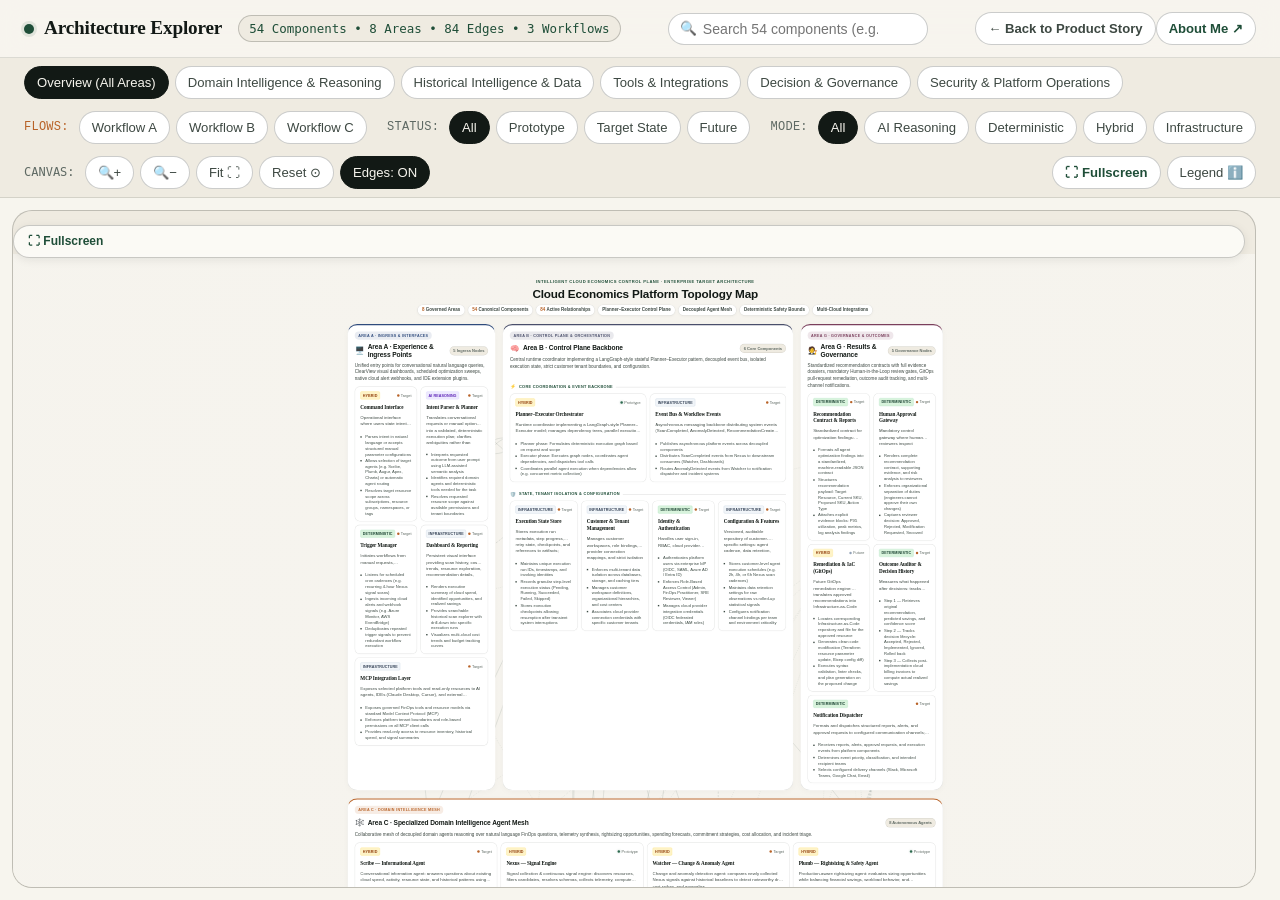
<file: architecture.html>
<!doctype html>
<html lang="en">
<head>
  <meta charset="utf-8">
  <meta name="viewport" content="width=device-width, initial-scale=1">
  <title>Architecture Explorer — Intelligent Cloud Economics Control Plane</title>
  <meta name="description" content="Interactive architecture map exploring 54 canonical components, 8 architectural areas, 84 governed relationships, and 3 core operational workflows.">
  <link rel="stylesheet" href="styles.css">
</head>
<body class="explorer-body">

  <!-- Explorer Header -->
  <header class="explorer-header">
    <div class="explorer-brand-group">
      <a class="nav-brand" href="index.html">
        <span class="nav-brand-dot"></span>
        <span class="explorer-title">Architecture Explorer</span>
      </a>
      <span class="explorer-stats-pill" id="stats-pill">54 Components • 8 Areas • 84 Edges • 3 Workflows</span>
    </div>

    <!-- Search Input -->
    <div class="explorer-search-box">
      <span class="explorer-search-icon" aria-hidden="true">🔍</span>
      <input id="q" class="explorer-search-input" type="search" list="ql" placeholder="Search 54 components (e.g. Nexus, Plumb, Orchestrator)..." aria-label="Search components">
      <datalist id="ql"></datalist>
    </div>

    <div class="nav-links" style="display: flex;">
      <a href="index.html" class="btn-tool" style="font-weight: 600;">← Back to Product Story</a>
      <a href="https://harshil-kumar-4.github.io/portfolio/" target="_blank" rel="noopener noreferrer" class="btn-tool" style="color: var(--forest); font-weight: 600;">About Me ↗</a>
    </div>
  </header>

  <!-- Filter & Workflow Sub-Toolbar -->
  <div class="explorer-toolbar" role="toolbar" aria-label="Explorer Controls">
    <div class="toolbar-group" id="views" role="group" aria-label="System Views">
      <!-- Populated via app.js -->
    </div>
    
    <div class="toolbar-group" id="wf" role="group" aria-label="Workflow Traces">
      <!-- Populated via app.js -->
    </div>

    <div class="toolbar-group" id="filters" role="group" aria-label="Status Filters">
      <!-- Populated via app.js -->
    </div>

    <div class="toolbar-group" id="mode-filters" role="group" aria-label="Execution Mode Filters">
      <!-- Populated via app.js -->
    </div>

    <div class="toolbar-group" id="canvas-controls" role="group" aria-label="Canvas Zoom and Navigation">
      <span class="toolbar-label">CANVAS:</span>
      <button id="btn-zoom-in" class="btn-tool" aria-label="Zoom In" title="Zoom In (+)">🔍+</button>
      <button id="btn-zoom-out" class="btn-tool" aria-label="Zoom Out" title="Zoom Out (−)">🔍−</button>
      <button id="btn-fit-view" class="btn-tool" aria-label="Fit to View" title="Fit Entire Architecture Map">Fit ⛶</button>
      <button id="btn-reset-view" class="btn-tool" aria-label="Reset View" title="Reset Zoom (100%)">Reset ⊙</button>
      <button id="btn-toggle-edges" class="btn-tool active" aria-label="Toggle Connectors" title="Toggle Connection Lines">Edges: ON</button>
    </div>

    <div class="toolbar-group">
      <button id="btn-fullscreen" class="btn-tool" aria-label="Toggle Fullscreen" title="Toggle Fullscreen" style="font-weight: 700; color: var(--forest);">⛶ Fullscreen</button>
      <button id="btn-legend" class="btn-tool" aria-label="Toggle Legend">Legend ℹ️</button>
    </div>
  </div>

  <!-- Main Viewport Area -->
  <main class="explorer-main">
    <section class="explorer-stage" id="stage" aria-label="Architecture Topology Canvas">
      <button id="stage-fullscreen-btn" class="stage-floating-fs-btn" aria-label="Toggle Fullscreen" title="Toggle Fullscreen">⛶ Fullscreen</button>
      
      <!-- Stage Canvas Wrapper (Supports Pan & Zoom) -->
      <div id="arch-viewport" class="arch-viewport">
        <div id="arch-canvas" class="arch-canvas">
          <!-- Dynamic SVG Vector Connectors Layer -->
          <svg id="arch-svg-edges" class="arch-svg-edges" aria-hidden="true" xmlns="http://www.w3.org/2000/svg">
            <defs id="svg-defs"></defs>
            <g id="svg-edges-group"></g>
            <g id="svg-labels-group"></g>
          </svg>

          <!-- Spatial Architectural Map Layout -->
          <div id="arch-flow-stage" class="arch-flow-stage">
            <!-- Populated dynamically via app.js -->
          </div>
        </div>
      </div>

      <!-- Active Workflow Playback Bar (Hidden until a workflow is active) -->
      <div id="wf-player-bar" class="workflow-player" style="display: none;">
        <span class="mono" style="font-size: 0.75rem; color: #52B788;">TRACE:</span>
        <div id="wf-ticker-text" class="wf-ticker">Workflow step...</div>
        <div style="display: flex; gap: 6px;">
          <button id="wf-prev-step" class="wf-player-btn" aria-label="Previous Workflow Step">Prev</button>
          <button id="wf-play-toggle" class="wf-player-btn" aria-label="Play or Pause Trace">Pause</button>
          <button id="wf-next-step" class="wf-player-btn" aria-label="Next Workflow Step">Next</button>
          <button id="wf-exit-btn" class="wf-player-btn" style="background: rgba(220,53,69,0.3); border-color: rgba(220,53,69,0.5);" aria-label="Exit Trace">Exit</button>
        </div>
      </div>

      <!-- Non-Blocking Graph Legend Popover -->
      <div class="legend-popover" id="legend-popover" role="dialog" aria-label="Architecture Diagram Legend" aria-hidden="true">
        <div class="legend-header">
          <span class="legend-title">Architecture Legend</span>
          <button class="legend-close" id="btn-legend-close" aria-label="Close Legend">&times;</button>
        </div>
        <div class="legend-body" id="legend-body">
          <!-- Populated dynamically via app.js -->
        </div>
      </div>
    </section>

    <!-- Deep Inspector Drawer -->
    <aside class="explorer-inspector" id="inspector" aria-live="polite">
      <!-- Populated dynamically via app.js -->
    </aside>
  </main>

  <!-- Single Source of Truth Scripts -->
  <script src="architecture-data.js"></script>
  <script src="app.js"></script>
</body>
</html>
</file>
<file: styles.css>
/* ==========================================================================
   Intelligent Cloud Economics Control Plane — Design System & Spatial UI
   Color Palette: Warm mineral/ivory surfaces, deep ink typography, 
   muted forest green, warm copper/amber, dark technical contrast sections.
   ========================================================================== */

:root {
  /* Surface & Base Colors */
  --paper: #F7F5EE;
  --paper-warm: #EFEBE1;
  --paper-card: #FFFFFF;
  --paper-subtle: rgba(239, 235, 225, 0.6);
  --paper-border: rgba(18, 25, 21, 0.12);
  --paper-border-strong: rgba(18, 25, 21, 0.22);
  
  /* Ink & Typography */
  --ink: #121915;
  --ink-secondary: #3D4842;
  --ink-muted: #5E6963;
  --ink-faint: #8F9994;
  
  /* Accent Colors */
  --forest: #1F4E38;
  --forest-light: #2D6A4F;
  --forest-soft: rgba(31, 78, 56, 0.1);
  --copper: #B86227;
  --copper-light: #D97C3A;
  --copper-soft: rgba(184, 98, 39, 0.12);
  --amber: #C68A2A;
  --amber-soft: rgba(198, 138, 42, 0.15);
  --blue-slate: #2B4C6F;
  
  /* Dark Technical Section Colors */
  --dark: #0D1310;
  --dark-surface: #141C18;
  --dark-card: #1A2420;
  --dark-card-hover: #22302A;
  --dark-border: rgba(233, 229, 216, 0.14);
  --dark-border-strong: rgba(233, 229, 216, 0.25);
  --dark-text: #EAE6DC;
  --dark-text-muted: #9EAAA3;
  
  /* Glassmorphism & Spatial Shadows */
  --panel-glass: rgba(247, 245, 238, 0.82);
  --panel-glass-dark: rgba(20, 28, 24, 0.85);
  --shadow-sm: 0 2px 8px rgba(18, 25, 21, 0.05);
  --shadow-md: 0 8px 24px -4px rgba(18, 25, 21, 0.08), 0 2px 6px -1px rgba(18, 25, 21, 0.04);
  --shadow-lg: 0 20px 40px -8px rgba(18, 25, 21, 0.14), 0 4px 12px -2px rgba(18, 25, 21, 0.06);
  --shadow-spatial: 0 32px 64px -12px rgba(18, 25, 21, 0.22), 0 0 0 1px rgba(18, 25, 21, 0.06);
  --shadow-dark: 0 24px 48px -12px rgba(0, 0, 0, 0.5);
  
  /* Transitions & Curves */
  --ease-spatial: cubic-bezier(0.16, 1, 0.3, 1);
  --ease-smooth: cubic-bezier(0.2, 0.8, 0.2, 1);
  --t-fast: 0.18s var(--ease-smooth);
  --t-med: 0.35s var(--ease-spatial);
  --t-slow: 0.7s var(--ease-spatial);
  
  /* Radius */
  --radius-sm: 8px;
  --radius-md: 14px;
  --radius-lg: 20px;
  --radius-xl: 28px;
  --radius-pill: 9999px;
}

/* ==========================================================================
   CSS Reset & Base
   ========================================================================== */

*, *::before, *::after {
  box-sizing: border-box;
  margin: 0;
  padding: 0;
}

html {
  scroll-behavior: smooth;
  text-size-adjust: 100%;
  -webkit-text-size-adjust: 100%;
}

body {
  background-color: var(--paper);
  color: var(--ink);
  font-family: -apple-system, BlinkMacSystemFont, "Segoe UI", Roboto, "Helvetica Neue", Arial, sans-serif;
  font-size: 16px;
  line-height: 1.6;
  overflow-x: hidden;
  -webkit-font-smoothing: antialiased;
  -moz-osx-font-smoothing: grayscale;
}

/* Selection & Focus */
::selection {
  background: var(--copper);
  color: #FFFFFF;
}

:focus-visible {
  outline: 2px solid var(--copper);
  outline-offset: 3px;
}

/* Typography */
h1, h2, h3, h4, .serif {
  font-family: "Iowan Old Style", "Palatino Linotype", Palatino, Georgia, serif;
  font-weight: 500;
  line-height: 1.15;
  color: inherit;
  letter-spacing: -0.015em;
}

p {
  margin-bottom: 1.2em;
}

p:last-child {
  margin-bottom: 0;
}

a {
  color: inherit;
  text-decoration: none;
}

button {
  font: inherit;
  color: inherit;
  background: none;
  border: none;
  cursor: pointer;
  text-align: left;
}

.mono {
  font-family: "SFMono-Regular", Consolas, "Liberation Mono", Menlo, monospace;
  font-size: 0.85em;
  letter-spacing: 0.02em;
}

.text-copper { color: var(--copper); }
.text-forest { color: var(--forest); }
.text-muted { color: var(--ink-muted); }

/* ==========================================================================
   Layout Containers & Utilities
   ========================================================================== */

.container {
  width: 100%;
  max-width: 1220px;
  margin: 0 auto;
  padding: 0 24px;
}

.container-narrow {
  width: 100%;
  max-width: 900px;
  margin: 0 auto;
  padding: 0 24px;
}

.section-story {
  padding: clamp(70px, 12vh, 140px) 0;
  position: relative;
}

.section-dark {
  background-color: var(--dark);
  color: var(--dark-text);
  border-top: 1px solid var(--dark-border);
  border-bottom: 1px solid var(--dark-border);
}

.section-dark .text-muted {
  color: var(--dark-text-muted);
}

/* Spatial Reveal & Immersive Scroll Animations */
.spatial-reveal {
  opacity: 0;
  transform: translateY(32px) scale(0.98);
  transition: opacity 0.8s cubic-bezier(0.16, 1, 0.3, 1), transform 0.8s cubic-bezier(0.16, 1, 0.3, 1);
  will-change: opacity, transform;
}

.spatial-reveal.in {
  opacity: 1;
  transform: translateY(0) scale(1);
}

/* Stagger delays for grid sequences */
.stagger-1 { transition-delay: 0.08s; }
.stagger-2 { transition-delay: 0.16s; }
.stagger-3 { transition-delay: 0.24s; }
.stagger-4 { transition-delay: 0.32s; }
.stagger-5 { transition-delay: 0.40s; }
.stagger-6 { transition-delay: 0.48s; }

/* Interactive 3D Spatial Tilt & Lift Effects on Cards */
.gap-card, .diff-card, .pillar-card, .hero-stat-card, .roadmap-card {
  transition: transform 0.3s cubic-bezier(0.16, 1, 0.3, 1), box-shadow 0.3s cubic-bezier(0.16, 1, 0.3, 1), border-color 0.3s ease;
  will-change: transform, box-shadow;
}

.gap-card:hover, .diff-card:hover, .hero-stat-card:hover {
  transform: translateY(-6px) scale(1.015);
  box-shadow: 0 16px 36px rgba(18, 25, 21, 0.12);
}

/* Scroll Progress Bar */
#scroll-progress {
  position: fixed;
  top: 0;
  left: 0;
  height: 3px;
  background: linear-gradient(90deg, var(--forest), var(--copper), #E07A5F);
  width: 0%;
  z-index: 1000;
  box-shadow: 0 0 8px rgba(184, 98, 39, 0.5);
  transition: width 0.08s ease-out;
}

/* ==========================================================================
   Persistent Floating Navigation
   ========================================================================== */

.nav-header {
  position: fixed;
  top: 16px;
  left: 50%;
  transform: translateX(-50%);
  width: calc(100% - 36px);
  max-width: 1240px;
  z-index: 900;
  display: flex;
  align-items: center;
  justify-content: space-between;
  padding: 10px 20px;
  background: var(--panel-glass);
  backdrop-filter: blur(18px) saturate(180%);
  -webkit-backdrop-filter: blur(18px) saturate(180%);
  border: 1px solid var(--paper-border-strong);
  border-radius: var(--radius-pill);
  box-shadow: var(--shadow-md);
  transition: all var(--t-fast);
}

.nav-brand {
  display: flex;
  align-items: center;
  gap: 10px;
  font-family: "Iowan Old Style", Georgia, serif;
  font-weight: 600;
  font-size: 1.05rem;
  color: var(--ink);
  letter-spacing: -0.01em;
}

.nav-brand-dot {
  width: 10px;
  height: 10px;
  border-radius: 50%;
  background: var(--forest);
  box-shadow: 0 0 0 3px var(--forest-soft);
}

.nav-right-cluster {
  display: flex;
  align-items: center;
  gap: 10px;
}

.nav-cta {
  display: inline-flex;
  align-items: center;
  gap: 6px;
  padding: 8px 18px;
  background: var(--ink);
  color: var(--paper) !important;
  font-size: 0.88rem;
  font-weight: 600;
  border-radius: var(--radius-pill);
  box-shadow: var(--shadow-sm);
  transition: all var(--t-fast);
  text-decoration: none;
}

.nav-cta:hover {
  background: var(--forest);
  transform: translateY(-1px);
  box-shadow: var(--shadow-md);
}

.nav-portfolio {
  display: inline-flex;
  align-items: center;
  gap: 4px;
  padding: 7px 15px;
  border: 1px solid var(--paper-border-strong);
  color: var(--forest) !important;
  font-size: 0.88rem;
  font-weight: 600;
  border-radius: var(--radius-pill);
  transition: all var(--t-fast);
  background: rgba(31, 78, 56, 0.04);
  text-decoration: none;
}

.nav-portfolio:hover {
  border-color: var(--forest);
  background: var(--forest-soft) !important;
  transform: translateY(-1px);
}

.nav-menu-btn {
  display: inline-flex;
  align-items: center;
  gap: 7px;
  padding: 8px 16px;
  background: var(--paper-warm);
  border: 1px solid var(--paper-border-strong);
  border-radius: var(--radius-pill);
  font-family: -apple-system, BlinkMacSystemFont, "Segoe UI", sans-serif;
  font-size: 0.88rem;
  font-weight: 600;
  color: var(--ink);
  cursor: pointer;
  transition: all var(--t-fast);
  box-shadow: var(--shadow-sm);
}

.nav-menu-btn:hover, .nav-menu-btn.active {
  background: var(--ink);
  color: var(--paper);
  border-color: var(--ink);
}

.nav-menu-btn .nav-arrow {
  display: inline-block;
  font-size: 0.75rem;
  transition: transform 0.2s ease;
}

.nav-menu-btn.active .nav-arrow {
  transform: rotate(180deg);
}

/* Glassmorphic Spatial Dropdown Menu */
.nav-dropdown {
  position: fixed;
  top: 76px;
  right: max(18px, calc(50% - 620px));
  width: 440px;
  max-width: calc(100vw - 32px);
  background: rgba(250, 248, 242, 0.95);
  backdrop-filter: blur(28px) saturate(200%);
  -webkit-backdrop-filter: blur(28px) saturate(200%);
  border: 1px solid var(--paper-border-strong);
  border-radius: 20px;
  box-shadow: 0 24px 64px rgba(18, 25, 21, 0.18), 0 4px 16px rgba(18, 25, 21, 0.08);
  padding: 20px;
  z-index: 950;
  opacity: 0;
  transform: translateY(-12px) scale(0.96);
  pointer-events: none;
  transition: opacity 0.24s cubic-bezier(0.16, 1, 0.3, 1), transform 0.24s cubic-bezier(0.16, 1, 0.3, 1);
}

.nav-dropdown.open {
  opacity: 1;
  transform: translateY(0) scale(1);
  pointer-events: auto;
}

.nav-dropdown-header {
  display: flex;
  justify-content: space-between;
  align-items: center;
  padding-bottom: 12px;
  border-bottom: 1px solid var(--paper-border);
  margin-bottom: 14px;
}

.nav-dropdown-title {
  font-family: "SFMono-Regular", monospace;
  font-size: 0.76rem;
  text-transform: uppercase;
  letter-spacing: 0.08em;
  color: var(--forest);
  font-weight: 700;
}

.nav-dropdown-close {
  width: 26px;
  height: 26px;
  display: flex;
  align-items: center;
  justify-content: center;
  border-radius: 50%;
  border: 1px solid var(--paper-border);
  background: var(--paper-card);
  font-size: 1rem;
  color: var(--ink-secondary);
  cursor: pointer;
  transition: all var(--t-fast);
}

.nav-dropdown-close:hover {
  background: var(--ink);
  color: var(--paper);
}

.nav-dropdown-sections {
  display: grid;
  grid-template-columns: 1fr 1fr;
  gap: 16px;
}

.nav-dropdown-col {
  display: flex;
  flex-direction: column;
  gap: 6px;
}

.nav-dropdown-category {
  font-family: "SFMono-Regular", monospace;
  font-size: 0.72rem;
  text-transform: uppercase;
  letter-spacing: 0.06em;
  color: var(--ink-muted);
  font-weight: 600;
  padding: 0 8px;
  margin-bottom: 4px;
}

.nav-dropdown-item {
  display: flex;
  flex-direction: column;
  padding: 8px 10px;
  border-radius: var(--radius-sm);
  text-decoration: none;
  transition: all var(--t-fast);
}

.nav-dropdown-item:hover {
  background: rgba(31, 78, 56, 0.07);
  transform: translateX(3px);
}

.nav-dropdown-label {
  font-size: 0.88rem;
  font-weight: 600;
  color: var(--ink);
  display: flex;
  align-items: center;
  gap: 6px;
}

.nav-dropdown-item:hover .nav-dropdown-label {
  color: var(--forest);
}

.nav-dropdown-desc {
  font-size: 0.75rem;
  color: var(--ink-muted);
  line-height: 1.3;
  margin-top: 2px;
}

.nav-dropdown-footer {
  margin-top: 14px;
  padding-top: 12px;
  border-top: 1px solid var(--paper-border);
  display: flex;
  justify-content: space-between;
  align-items: center;
  gap: 8px;
}

.nav-dropdown-cta-link {
  flex: 1;
  text-align: center;
  padding: 7px 12px;
  border-radius: var(--radius-pill);
  font-size: 0.82rem;
  font-weight: 600;
  text-decoration: none;
  transition: all var(--t-fast);
}

.nav-dropdown-cta-link.primary {
  background: var(--ink);
  color: var(--paper);
}

.nav-dropdown-cta-link.primary:hover {
  background: var(--forest);
}

.nav-dropdown-cta-link.secondary {
  border: 1px solid var(--paper-border-strong);
  color: var(--ink-secondary);
  background: var(--paper-card);
}

.nav-dropdown-cta-link.secondary:hover {
  border-color: var(--forest);
  color: var(--forest);
}

/* ==========================================================================
   Section 1: Hero Section with Spatial Canvas
   ========================================================================== */

.hero-section {
  min-height: 100vh;
  position: relative;
  display: flex;
  align-items: center;
  padding-top: 120px;
  padding-bottom: 80px;
  overflow: hidden;
}

.hero-canvas {
  position: absolute;
  inset: 0;
  width: 100%;
  height: 100%;
  pointer-events: none;
  z-index: 1;
}

.hero-content {
  position: relative;
  z-index: 2;
  max-width: 980px;
}

.hero-badge {
  display: inline-flex;
  align-items: center;
  gap: 8px;
  padding: 6px 14px;
  background: var(--paper-warm);
  border: 1px solid var(--paper-border-strong);
  border-radius: var(--radius-pill);
  font-size: 0.82rem;
  font-weight: 600;
  color: var(--forest);
  margin-bottom: 24px;
  box-shadow: var(--shadow-sm);
}

.hero-badge::before {
  content: "";
  display: inline-block;
  width: 7px;
  height: 7px;
  border-radius: 50%;
  background: var(--copper);
}

.hero-title {
  font-size: clamp(2.8rem, 6.2vw, 5.2rem);
  font-weight: 500;
  line-height: 1.05;
  letter-spacing: -0.025em;
  margin-bottom: 24px;
  color: var(--ink);
}

.hero-title span {
  display: block;
  font-style: italic;
  color: var(--forest);
}

.hero-subtitle {
  font-size: clamp(1.15rem, 1.8vw, 1.35rem);
  line-height: 1.55;
  color: var(--ink-secondary);
  max-width: 760px;
  margin-bottom: 36px;
}

.hero-actions {
  display: flex;
  align-items: center;
  gap: 16px;
  flex-wrap: wrap;
  margin-bottom: 60px;
}

.btn-spatial {
  display: inline-flex;
  align-items: center;
  justify-content: center;
  gap: 10px;
  padding: 14px 28px;
  font-size: 0.95rem;
  font-weight: 600;
  border-radius: var(--radius-pill);
  transition: all var(--t-fast);
  text-decoration: none;
  cursor: pointer;
}

.btn-primary {
  background: var(--forest);
  color: #FFFFFF;
  box-shadow: 0 4px 14px rgba(31, 78, 56, 0.3);
}

.btn-primary:hover {
  background: var(--forest-light);
  transform: translateY(-2px);
  box-shadow: 0 6px 20px rgba(31, 78, 56, 0.35);
}

.btn-secondary {
  background: var(--paper-card);
  color: var(--ink);
  border: 1px solid var(--paper-border-strong);
  box-shadow: var(--shadow-sm);
}

.btn-secondary:hover {
  background: var(--paper-warm);
  border-color: var(--ink);
  transform: translateY(-2px);
}

.btn-copper {
  background: var(--copper);
  color: #FFFFFF;
}

.btn-copper:hover {
  background: var(--copper-light);
  transform: translateY(-2px);
}

/* Hero Metrics Ribbon */
.hero-ribbon {
  display: grid;
  grid-template-columns: repeat(auto-fit, minmax(280px, 1fr));
  gap: 20px;
  margin-top: 20px;
  padding-top: 40px;
  border-top: 1px solid var(--paper-border);
}

.hero-stat-card {
  padding: 22px;
  background: var(--panel-glass);
  backdrop-filter: blur(12px);
  border: 1px solid var(--paper-border);
  border-radius: var(--radius-md);
  box-shadow: var(--shadow-sm);
}

.hero-stat-num {
  font-family: "SFMono-Regular", monospace;
  font-size: 0.82rem;
  font-weight: 700;
  color: var(--copper);
  margin-bottom: 6px;
  text-transform: uppercase;
}

.hero-stat-label {
  font-family: "Iowan Old Style", Georgia, serif;
  font-size: 1.25rem;
  font-weight: 600;
  color: var(--ink);
  margin-bottom: 6px;
}

.hero-stat-desc {
  font-size: 0.88rem;
  color: var(--ink-muted);
  line-height: 1.45;
  margin: 0;
}

/* ==========================================================================
   Section 2: The Core Problem & 4 Architectural Gaps
   ========================================================================== */

.editorial-header {
  margin-bottom: 48px;
}

.editorial-header .tagline {
  font-family: "SFMono-Regular", monospace;
  font-size: 0.85rem;
  text-transform: uppercase;
  color: var(--copper);
  letter-spacing: 0.05em;
  font-weight: 700;
  margin-bottom: 12px;
}

.editorial-header h2 {
  font-size: clamp(2.2rem, 4.2vw, 3.4rem);
  color: inherit;
  margin-bottom: 18px;
  max-width: 24ch;
}

.editorial-header p.lead {
  font-size: clamp(1.1rem, 1.5vw, 1.28rem);
  line-height: 1.6;
  max-width: 780px;
}

/* Pinned Signal Convergence Scene */
.convergence-wrapper {
  position: relative;
  height: 240vh;
  margin: 40px 0;
}

.convergence-sticky {
  position: sticky;
  top: 100px;
  height: min(75vh, 600px);
  width: 100%;
  display: flex;
  align-items: center;
  justify-content: center;
  overflow: hidden;
  border-radius: var(--radius-xl);
  background: var(--dark-surface);
  border: 1px solid var(--dark-border);
  box-shadow: var(--shadow-dark);
}

.convergence-scene {
  position: relative;
  width: 100%;
  height: 100%;
  display: flex;
  align-items: center;
  justify-content: center;
}

.signal-chip {
  position: absolute;
  padding: 10px 18px;
  border-radius: var(--radius-pill);
  background: rgba(234, 230, 220, 0.08);
  border: 1px solid rgba(234, 230, 220, 0.28);
  backdrop-filter: blur(8px);
  color: #EAE6DC;
  font-size: 0.9rem;
  font-weight: 500;
  white-space: nowrap;
  box-shadow: 0 4px 16px rgba(0, 0, 0, 0.3);
  transition: transform 0.1s linear, opacity 0.1s linear;
  will-change: transform, opacity;
  z-index: 2;
}

.signal-core {
  position: absolute;
  padding: 28px 40px;
  border-radius: var(--radius-xl);
  background: #141A17;
  border: 2px solid var(--copper);
  text-align: center;
  box-shadow: 0 0 50px rgba(184, 98, 39, 0.25);
  transition: transform 0.1s linear, opacity 0.1s linear;
  max-width: 380px;
  z-index: 5;
}

.signal-core-badge {
  font-family: "SFMono-Regular", monospace;
  font-size: 0.75rem;
  text-transform: uppercase;
  color: var(--copper-light);
  letter-spacing: 0.08em;
  display: block;
  margin-bottom: 8px;
}

.signal-core-title {
  font-family: "Iowan Old Style", Georgia, serif;
  font-size: 1.8rem;
  color: #FFFFFF;
  margin-bottom: 8px;
}

.signal-core-sub {
  font-size: 0.88rem;
  color: var(--dark-text-muted);
  line-height: 1.4;
  margin: 0;
}

.convergence-caption {
  position: absolute;
  bottom: 24px;
  left: 32px;
  right: 32px;
  display: flex;
  justify-content: space-between;
  align-items: center;
  font-family: "SFMono-Regular", monospace;
  font-size: 0.82rem;
  color: var(--copper);
  border-top: 1px solid var(--dark-border);
  padding-top: 14px;
  gap: 16px;
  flex-wrap: wrap;
}

.convergence-scrubber-box {
  display: flex;
  align-items: center;
  gap: 10px;
}

.convergence-slider {
  -webkit-appearance: none;
  appearance: none;
  width: 140px;
  height: 6px;
  background: rgba(234, 230, 220, 0.16);
  border-radius: var(--radius-pill);
  outline: none;
  cursor: pointer;
}

.convergence-slider::-webkit-slider-thumb {
  -webkit-appearance: none;
  appearance: none;
  width: 16px;
  height: 16px;
  border-radius: 50%;
  background: var(--copper);
  border: 2px solid #FFFFFF;
  cursor: pointer;
  box-shadow: 0 0 10px rgba(184, 98, 39, 0.6);
  transition: transform 0.15s ease;
}

.convergence-slider::-webkit-slider-thumb:hover {
  transform: scale(1.25);
}

.convergence-slider::-moz-range-thumb {
  width: 16px;
  height: 16px;
  border-radius: 50%;
  background: var(--copper);
  border: 2px solid #FFFFFF;
  cursor: pointer;
  box-shadow: 0 0 10px rgba(184, 98, 39, 0.6);
}

/* 4 Gaps Grid */
.gaps-grid {
  display: grid;
  grid-template-columns: repeat(auto-fit, minmax(270px, 1fr));
  gap: 24px;
  margin-top: 48px;
}

.gap-card {
  padding: 28px;
  background: var(--paper-card);
  border: 1px solid var(--paper-border);
  border-radius: var(--radius-lg);
  box-shadow: var(--shadow-sm);
  transition: transform var(--t-fast), box-shadow var(--t-fast);
  display: flex;
  flex-direction: column;
}

.gap-card:hover {
  transform: translateY(-4px);
  box-shadow: var(--shadow-md);
  border-color: var(--copper);
}

.gap-num {
  font-family: "SFMono-Regular", monospace;
  font-size: 0.85rem;
  font-weight: 700;
  color: var(--copper);
  margin-bottom: 12px;
}

.gap-card h3 {
  font-size: 1.35rem;
  margin-bottom: 14px;
  color: var(--ink);
}

.gap-problem {
  font-size: 0.92rem;
  color: var(--ink-secondary);
  line-height: 1.5;
  margin-bottom: 16px;
  flex-grow: 1;
}

.gap-solution {
  font-size: 0.88rem;
  color: var(--forest);
  background: var(--forest-soft);
  padding: 12px 14px;
  border-radius: var(--radius-sm);
  line-height: 1.45;
  border-left: 3px solid var(--forest);
}

/* ==========================================================================
   Section 3 & 4: 9-Stage Decision Lifecycle
   ========================================================================== */

.lifecycle-layout {
  display: grid;
  grid-template-columns: 340px 1fr;
  gap: 40px;
  align-items: start;
  margin-top: 40px;
}

.lifecycle-track {
  display: flex;
  flex-direction: column;
  gap: 4px;
  position: sticky;
  top: 100px;
}

.stage-btn {
  display: flex;
  align-items: center;
  gap: 14px;
  padding: 12px 18px;
  border-left: 3px solid var(--paper-border-strong);
  border-radius: 0 var(--radius-md) var(--radius-md) 0;
  transition: all var(--t-fast);
  text-align: left;
  opacity: 0.65;
}

.stage-btn:hover {
  opacity: 1;
  background: var(--paper-warm);
}

.stage-btn.active {
  opacity: 1;
  border-left-color: var(--copper);
  background: var(--paper-card);
  box-shadow: var(--shadow-sm);
  padding-left: 24px;
}

.stage-num {
  font-family: "SFMono-Regular", monospace;
  font-size: 0.8rem;
  font-weight: 700;
  color: var(--copper);
}

.stage-name {
  font-family: "Iowan Old Style", Georgia, serif;
  font-size: 1.25rem;
  font-weight: 600;
  color: var(--ink);
}

.stage-panel {
  padding: 36px;
  background: var(--paper-card);
  border: 1px solid var(--paper-border-strong);
  border-radius: var(--radius-xl);
  box-shadow: var(--shadow-lg);
  min-height: 480px;
  display: flex;
  flex-direction: column;
  justify-content: space-between;
}

.stage-meta {
  display: flex;
  gap: 10px;
  flex-wrap: wrap;
  margin-bottom: 20px;
}

.badge-tag {
  display: inline-flex;
  align-items: center;
  gap: 6px;
  padding: 4px 12px;
  border-radius: var(--radius-pill);
  font-family: "SFMono-Regular", monospace;
  font-size: 0.78rem;
  font-weight: 600;
  text-transform: uppercase;
}

.badge-proto {
  background: rgba(31, 78, 56, 0.12);
  color: var(--forest);
  border: 1px solid var(--forest);
}

.badge-prop {
  background: rgba(184, 98, 39, 0.1);
  color: var(--copper);
  border: 1px dashed var(--copper);
}

.badge-future {
  background: rgba(94, 105, 99, 0.1);
  color: var(--ink-muted);
  border: 1px dotted var(--ink-muted);
}

.badge-mode {
  background: var(--paper-warm);
  color: var(--ink);
  border: 1px solid var(--paper-border-strong);
}

.stage-question {
  font-size: 1.15rem;
  font-weight: 600;
  color: var(--copper);
  font-style: italic;
  margin-bottom: 14px;
}

.stage-desc {
  font-size: 1.05rem;
  line-height: 1.6;
  color: var(--ink-secondary);
  margin-bottom: 24px;
}

.stage-io-grid {
  display: grid;
  grid-template-columns: 1fr 1fr;
  gap: 20px;
  padding-top: 20px;
  border-top: 1px solid var(--paper-border);
  margin-bottom: 20px;
}

.stage-io-box h4 {
  font-family: "SFMono-Regular", monospace;
  font-size: 0.78rem;
  text-transform: uppercase;
  color: var(--ink-muted);
  margin-bottom: 6px;
}

.stage-io-box p {
  font-size: 0.9rem;
  color: var(--ink);
  line-height: 1.45;
  margin: 0;
}

.stage-note-box {
  background: var(--paper-subtle);
  padding: 14px 18px;
  border-radius: var(--radius-md);
  border-left: 3px solid var(--forest);
  font-size: 0.88rem;
  color: var(--ink-secondary);
  line-height: 1.45;
}

/* ==========================================================================
   Section 5: Operating Model (3 Pillars: AI vs Det vs Gov)
   ========================================================================== */

.pillars-grid {
  display: grid;
  grid-template-columns: repeat(auto-fit, minmax(300px, 1fr));
  gap: 28px;
  margin-top: 40px;
}

.pillar-card {
  padding: 32px;
  background: var(--dark-card);
  border: 1px solid var(--dark-border);
  border-radius: var(--radius-lg);
  box-shadow: var(--shadow-sm);
  display: flex;
  flex-direction: column;
}

.pillar-icon {
  width: 44px;
  height: 44px;
  border-radius: var(--radius-md);
  display: flex;
  align-items: center;
  justify-content: center;
  font-family: "SFMono-Regular", monospace;
  font-weight: 700;
  font-size: 0.9rem;
  margin-bottom: 20px;
}

.pillar-card.ai .pillar-icon {
  background: rgba(184, 98, 39, 0.2);
  color: var(--copper-light);
  border: 1px solid var(--copper);
}

.pillar-card.det .pillar-icon {
  background: rgba(45, 106, 79, 0.2);
  color: #52B788;
  border: 1px solid var(--forest-light);
}

.pillar-card.gov .pillar-icon {
  background: rgba(43, 76, 111, 0.2);
  color: #70A1D7;
  border: 1px solid var(--blue-slate);
}

.pillar-card h3 {
  font-size: 1.4rem;
  color: #FFFFFF;
  margin-bottom: 14px;
}

.pillar-card p {
  font-size: 0.95rem;
  color: var(--dark-text-muted);
  line-height: 1.55;
  margin-bottom: 20px;
}

.pillar-list {
  list-style: none;
  border-top: 1px solid var(--dark-border);
  padding-top: 16px;
  display: flex;
  flex-direction: column;
  gap: 10px;
  margin-top: auto;
}

.pillar-list li {
  display: flex;
  align-items: flex-start;
  gap: 8px;
  font-size: 0.88rem;
  color: var(--dark-text);
}

.pillar-list li::before {
  content: "→";
  color: var(--copper);
  font-weight: 700;
}

/* ==========================================================================
   Section 6: The 7 Domain Agents
   ========================================================================== */

.agents-layout {
  display: grid;
  grid-template-columns: 280px 1fr;
  gap: 36px;
  margin-top: 40px;
}

.agents-nav {
  display: flex;
  flex-direction: column;
  gap: 6px;
}

.agent-nav-btn {
  display: flex;
  align-items: center;
  justify-content: space-between;
  padding: 14px 18px;
  background: var(--paper-card);
  border: 1px solid var(--paper-border);
  border-radius: var(--radius-md);
  font-family: "Iowan Old Style", Georgia, serif;
  font-size: 1.15rem;
  font-weight: 600;
  color: var(--ink);
  transition: all var(--t-fast);
  cursor: pointer;
}

.agent-nav-btn:hover {
  border-color: var(--ink);
  transform: translateX(4px);
}

.agent-nav-btn.active {
  background: var(--ink);
  color: var(--paper);
  border-color: var(--ink);
  box-shadow: var(--shadow-sm);
  padding-left: 22px;
}

.agent-nav-btn .agent-badge {
  font-family: "SFMono-Regular", monospace;
  font-size: 0.72rem;
  padding: 2px 6px;
  border-radius: var(--radius-pill);
  background: rgba(184, 98, 39, 0.15);
  color: var(--copper);
}

.agent-nav-btn.active .agent-badge {
  background: rgba(247, 245, 238, 0.2);
  color: var(--paper);
}

.agent-card {
  padding: 36px;
  background: var(--paper-card);
  border: 1px solid var(--paper-border-strong);
  border-radius: var(--radius-xl);
  box-shadow: var(--shadow-md);
}

.agent-header {
  display: flex;
  justify-content: space-between;
  align-items: flex-start;
  margin-bottom: 20px;
  flex-wrap: wrap;
  gap: 14px;
}

.agent-title-group h3 {
  font-size: 2rem;
  margin-bottom: 6px;
  color: var(--ink);
}

.agent-sec-tag {
  font-family: "SFMono-Regular", monospace;
  font-size: 0.8rem;
  color: var(--copper);
  font-weight: 700;
}

.agent-summary {
  font-size: 1.05rem;
  color: var(--ink-secondary);
  line-height: 1.6;
  margin-bottom: 24px;
}

.agent-actions-box {
  margin-bottom: 24px;
}

.agent-actions-box h4 {
  font-family: "SFMono-Regular", monospace;
  font-size: 0.82rem;
  text-transform: uppercase;
  color: var(--ink-muted);
  margin-bottom: 12px;
}

.agent-actions-list {
  list-style: none;
  display: flex;
  flex-direction: column;
  gap: 8px;
}

.agent-actions-list li {
  display: flex;
  align-items: flex-start;
  gap: 10px;
  font-size: 0.92rem;
  color: var(--ink);
  line-height: 1.45;
}

.agent-actions-list li::before {
  content: "✔";
  color: var(--forest);
  font-size: 0.8rem;
  margin-top: 2px;
}

.agent-connections {
  padding-top: 20px;
  border-top: 1px solid var(--paper-border);
  display: flex;
  gap: 12px;
  align-items: center;
  flex-wrap: wrap;
}

.agent-connections-label {
  font-family: "SFMono-Regular", monospace;
  font-size: 0.78rem;
  text-transform: uppercase;
  color: var(--ink-muted);
}

.agent-connection-pill {
  display: inline-flex;
  align-items: center;
  padding: 4px 10px;
  background: var(--paper-warm);
  border: 1px solid var(--paper-border);
  border-radius: var(--radius-pill);
  font-size: 0.82rem;
  color: var(--ink-secondary);
  transition: all var(--t-fast);
}

.agent-connection-pill:hover {
  background: var(--forest);
  color: #FFFFFF;
  border-color: var(--forest);
}

/* ==========================================================================
   Section 7: Architectural Differentiators (8 Pillars)
   ========================================================================== */

.diff-grid {
  display: grid;
  grid-template-columns: repeat(4, 1fr);
  gap: 24px;
  margin-top: 40px;
}

@media (max-width: 1100px) {
  .diff-grid {
    grid-template-columns: repeat(2, 1fr);
  }
}

@media (max-width: 600px) {
  .diff-grid {
    grid-template-columns: 1fr;
  }
}

.diff-card {
  padding: 28px;
  background: var(--dark-card);
  border: 1px solid var(--dark-border);
  border-radius: var(--radius-lg);
  box-shadow: var(--shadow-sm);
  transition: transform var(--t-fast), border-color var(--t-fast);
}

.diff-card:hover {
  transform: translateY(-3px);
  border-color: var(--copper);
}

.diff-subtitle {
  font-family: "SFMono-Regular", monospace;
  font-size: 0.78rem;
  text-transform: uppercase;
  color: var(--copper);
  letter-spacing: 0.05em;
  display: block;
  margin-bottom: 8px;
}

.diff-card h3 {
  font-size: 1.35rem;
  color: #FFFFFF;
  margin-bottom: 12px;
}

.diff-card p {
  font-size: 0.92rem;
  color: var(--dark-text-muted);
  line-height: 1.55;
  margin: 0;
}

/* ==========================================================================
   Section 8: Business Value Realization Framework
   ========================================================================== */

.value-box {
  background: var(--paper-card);
  border: 1px solid var(--paper-border-strong);
  border-radius: var(--radius-xl);
  padding: 40px;
  box-shadow: var(--shadow-md);
  margin-top: 40px;
}

.formula-banner {
  background: var(--paper-warm);
  border: 1px solid var(--paper-border-strong);
  padding: 18px 24px;
  border-radius: var(--radius-md);
  font-family: "SFMono-Regular", monospace;
  font-size: 0.88rem;
  color: var(--forest);
  margin-bottom: 28px;
  overflow-x: auto;
  white-space: nowrap;
  box-shadow: inset 0 1px 3px rgba(18, 25, 21, 0.04);
}

.comparison-grid {
  display: grid;
  grid-template-columns: 1fr 1fr;
  gap: 32px;
  margin-bottom: 32px;
}

.comparison-col {
  padding: 28px;
  border-radius: var(--radius-lg);
  display: flex;
  flex-direction: column;
}

.comparison-col.legacy {
  background: rgba(18, 25, 21, 0.03);
  border: 1px solid var(--paper-border);
}

.comparison-col.control-plane {
  background: rgba(31, 78, 56, 0.05);
  border: 2px solid var(--forest);
  box-shadow: 0 8px 24px rgba(31, 78, 56, 0.08);
}

.comparison-col h3 {
  font-size: 1.4rem;
  margin-bottom: 8px;
}

.comparison-stat {
  font-size: 2rem;
  font-weight: 700;
  margin-bottom: 6px;
  font-family: "Iowan Old Style", Georgia, serif;
}

.comparison-col.legacy .comparison-stat { color: #8C3A3A; }
.comparison-col.control-plane .comparison-stat { color: var(--forest); }

.comparison-sub {
  font-size: 0.88rem;
  color: var(--ink-muted);
  margin-bottom: 24px;
  line-height: 1.45;
}

.breakdown-bars {
  display: flex;
  flex-direction: column;
  gap: 16px;
  margin-top: auto;
}

.bar-item {
  display: flex;
  flex-direction: column;
  gap: 6px;
}

.bar-label {
  display: flex;
  justify-content: space-between;
  align-items: center;
  font-size: 0.84rem;
  font-weight: 500;
}

.bar-label span:first-child {
  color: var(--ink);
  font-weight: 600;
}

.bar-label span:last-child {
  font-family: "SFMono-Regular", monospace;
  font-size: 0.78rem;
}

.bar-track {
  height: 9px;
  background: rgba(18, 25, 21, 0.08);
  border-radius: var(--radius-pill);
  overflow: hidden;
}

.bar-fill {
  height: 100%;
  border-radius: var(--radius-pill);
  transition: width 1.2s cubic-bezier(0.16, 1, 0.3, 1);
}

.bar-fill.red { background: #B23B3B; }
.bar-fill.green { background: var(--forest); }

/* The 3 Core Multipliers Cards */
.multipliers-grid {
  display: grid;
  grid-template-columns: repeat(3, 1fr);
  gap: 20px;
  margin-top: 10px;
}

.multiplier-card {
  padding: 22px;
  background: var(--paper-warm);
  border: 1px solid var(--paper-border);
  border-radius: var(--radius-md);
  transition: transform 0.25s ease, box-shadow 0.25s ease;
}

.multiplier-card:hover {
  transform: translateY(-4px);
  box-shadow: 0 10px 24px rgba(18, 25, 21, 0.08);
}

.multiplier-badge {
  font-family: "SFMono-Regular", monospace;
  font-size: 0.72rem;
  text-transform: uppercase;
  color: var(--copper);
  font-weight: 700;
  margin-bottom: 8px;
  display: block;
}

.multiplier-card h4 {
  font-size: 1.15rem;
  color: var(--ink);
  margin-bottom: 8px;
}

.multiplier-card p {
  font-size: 0.85rem;
  color: var(--ink-secondary);
  line-height: 1.45;
  margin: 0;
}

.formula-note {
  margin-top: 24px;
  padding: 14px 18px;
  background: rgba(18, 25, 21, 0.03);
  border-radius: var(--radius-sm);
  font-size: 0.82rem;
  color: var(--ink-muted);
  text-align: center;
  border-left: 3px solid var(--forest);
}

/* ==========================================================================
   Section 9: Interactive Rightsizing Walkthrough Simulator
   ========================================================================== */

.simulator-container {
  background: var(--dark-card);
  border: 1px solid var(--dark-border);
  border-radius: var(--radius-xl);
  overflow: hidden;
  box-shadow: var(--shadow-dark);
  margin-top: 40px;
}

.simulator-header {
  padding: 20px 28px;
  background: var(--dark-surface);
  border-bottom: 1px solid var(--dark-border);
  display: flex;
  justify-content: space-between;
  align-items: center;
  flex-wrap: wrap;
  gap: 14px;
}

.sim-status-title {
  display: flex;
  align-items: center;
  gap: 12px;
}

.sim-pulse-dot {
  width: 10px;
  height: 10px;
  border-radius: 50%;
  background: #52B788;
  box-shadow: 0 0 10px #52B788;
  animation: pulse-ring 2s infinite;
}

@keyframes pulse-ring {
  0% { transform: scale(0.95); opacity: 0.8; }
  50% { transform: scale(1.2); opacity: 1; }
  100% { transform: scale(0.95); opacity: 0.8; }
}

.sim-controls {
  display: flex;
  gap: 8px;
  align-items: center;
}

.btn-sim {
  padding: 6px 14px;
  border-radius: var(--radius-pill);
  border: 1px solid var(--dark-border);
  background: rgba(234, 230, 220, 0.06);
  color: var(--dark-text);
  font-size: 0.84rem;
  font-weight: 500;
  transition: all var(--t-fast);
}

.btn-sim:hover {
  background: rgba(234, 230, 220, 0.15);
  border-color: var(--copper);
}

.btn-sim.active {
  background: var(--copper);
  border-color: var(--copper);
  color: #FFFFFF;
}

.sim-body {
  display: grid;
  grid-template-columns: 340px 1fr;
  min-height: 480px;
}

.sim-steps-list {
  background: var(--dark-surface);
  border-right: 1px solid var(--dark-border);
  padding: 16px;
  display: flex;
  flex-direction: column;
  gap: 4px;
  overflow-y: auto;
  max-height: 540px;
}

.sim-step-btn {
  display: flex;
  align-items: center;
  justify-content: space-between;
  padding: 10px 14px;
  border-radius: var(--radius-sm);
  border: 1px solid transparent;
  color: var(--dark-text-muted);
  font-size: 0.88rem;
  transition: all var(--t-fast);
  text-align: left;
}

.sim-step-btn:hover {
  background: rgba(234, 230, 220, 0.05);
  color: var(--dark-text);
}

.sim-step-btn.active {
  background: rgba(184, 98, 39, 0.18);
  border-color: var(--copper);
  color: #FFFFFF;
  font-weight: 600;
}

.sim-step-badge {
  font-family: "SFMono-Regular", monospace;
  font-size: 0.7rem;
  padding: 2px 6px;
  border-radius: 4px;
}

.sim-step-badge.proto {
  background: rgba(45, 106, 79, 0.3);
  color: #52B788;
}

.sim-step-badge.concept {
  background: rgba(184, 98, 39, 0.25);
  color: var(--copper-light);
}

.sim-display {
  padding: 32px;
  display: flex;
  flex-direction: column;
  justify-content: space-between;
  overflow-y: auto;
}

.sim-step-title {
  font-size: 1.6rem;
  color: #FFFFFF;
  margin-bottom: 10px;
}

.sim-step-component {
  font-family: "SFMono-Regular", monospace;
  font-size: 0.82rem;
  color: var(--copper);
  margin-bottom: 14px;
}

.sim-step-desc {
  font-size: 0.98rem;
  color: var(--dark-text-muted);
  line-height: 1.6;
  margin-bottom: 24px;
}

.sim-data-card {
  background: #090E0B;
  border: 1px solid var(--dark-border);
  border-radius: var(--radius-md);
  padding: 20px;
  font-family: "SFMono-Regular", monospace;
  font-size: 0.85rem;
  color: #A3E635;
  margin-bottom: 24px;
  overflow-x: auto;
}

.sim-data-card pre {
  margin: 0;
  line-height: 1.5;
  white-space: pre-wrap;
}

.sim-actions-footer {
  display: flex;
  justify-content: space-between;
  align-items: center;
  padding-top: 20px;
  border-top: 1px solid var(--dark-border);
}

/* ==========================================================================
   Section 10: 5-Phase Roadmap & Open Questions
   ========================================================================== */

.roadmap-timeline {
  display: flex;
  flex-direction: column;
  gap: 20px;
  margin-top: 40px;
  margin-bottom: 60px;
}

.roadmap-card {
  display: grid;
  grid-template-columns: 320px 1fr;
  gap: 32px;
  align-items: center;
  padding: 26px 34px;
  background: var(--paper-card);
  border: 1px solid var(--paper-border);
  border-left: 5px solid var(--forest);
  border-radius: var(--radius-lg);
  box-shadow: var(--shadow-sm);
  transition: transform var(--t-fast), box-shadow var(--t-fast);
}

.roadmap-card:hover {
  transform: translateY(-2px);
  box-shadow: var(--shadow-md);
}

.roadmap-card.active-phase {
  border-left-color: var(--copper);
  background: #FFFDF9;
}

.roadmap-card-lead {
  display: flex;
  flex-direction: column;
  gap: 6px;
}

.roadmap-phase-num {
  font-family: "SFMono-Regular", monospace;
  font-size: 0.78rem;
  font-weight: 700;
  color: var(--copper);
  text-transform: uppercase;
  letter-spacing: 0.05em;
}

.roadmap-card h3 {
  font-size: 1.25rem;
  margin: 0;
  font-family: "Iowan Old Style", Georgia, serif;
  color: var(--ink);
}

.roadmap-desc {
  font-size: 0.92rem;
  color: var(--ink-secondary);
  line-height: 1.5;
  margin-bottom: 12px;
}

.roadmap-components-row {
  display: flex;
  align-items: center;
  gap: 8px;
  flex-wrap: wrap;
  padding-top: 10px;
  border-top: 1px solid var(--paper-border);
}

.roadmap-components-label {
  font-family: "SFMono-Regular", monospace;
  font-size: 0.72rem;
  color: var(--forest);
  font-weight: 700;
  margin-right: 4px;
}

.roadmap-pills {
  display: flex;
  align-items: center;
  gap: 6px;
  flex-wrap: wrap;
}

.roadmap-pill {
  font-size: 0.78rem;
  padding: 2px 10px;
  border-radius: var(--radius-pill);
  background: var(--paper-warm);
  border: 1px solid var(--paper-border);
  color: var(--ink-secondary);
}

@media (max-width: 840px) {
  .roadmap-card {
    grid-template-columns: 1fr;
    gap: 16px;
    padding: 20px;
  }
}

/* Questions Accordion */
.questions-list {
  display: flex;
  flex-direction: column;
  gap: 14px;
  margin-top: 36px;
}

.question-item {
  background: var(--paper-card);
  border: 1px solid var(--paper-border);
  border-radius: var(--radius-md);
  overflow: hidden;
  transition: all var(--t-fast);
}

.question-item:hover {
  border-color: var(--ink);
}

.question-trigger {
  width: 100%;
  padding: 18px 24px;
  display: flex;
  justify-content: space-between;
  align-items: center;
  gap: 16px;
  font-family: "Iowan Old Style", Georgia, serif;
  font-size: 1.15rem;
  font-weight: 600;
  color: var(--ink);
  cursor: pointer;
}

.question-icon {
  font-family: "SFMono-Regular", monospace;
  font-size: 1.1rem;
  color: var(--copper);
  transition: transform var(--t-fast);
}

.question-item.open .question-icon {
  transform: rotate(45deg);
}

.question-content {
  padding: 0 24px 20px;
  font-size: 0.95rem;
  color: var(--ink-secondary);
  line-height: 1.55;
  display: none;
}

.question-item.open .question-content {
  display: block;
}

/* ==========================================================================
   Closing Section & Footer
   ========================================================================== */

.closing-section {
  text-align: center;
  padding: clamp(90px, 16vh, 180px) 0;
  background: var(--dark);
  color: var(--dark-text);
}

.closing-content {
  max-width: 820px;
  margin: 0 auto;
}

.closing-title {
  font-size: clamp(2.4rem, 5vw, 4rem);
  line-height: 1.1;
  margin-bottom: 24px;
  color: #FFFFFF;
}

.closing-desc {
  font-size: 1.25rem;
  color: var(--dark-text-muted);
  line-height: 1.6;
  margin-bottom: 40px;
}

.footer-story {
  padding: 40px 24px;
  background: #080C0A;
  border-top: 1px solid var(--dark-border);
  text-align: center;
  font-size: 0.88rem;
  color: var(--dark-text-muted);
}

.footer-links {
  display: flex;
  justify-content: center;
  gap: 24px;
  margin-bottom: 16px;
  flex-wrap: wrap;
}

.footer-links a {
  color: var(--dark-text);
  transition: color var(--t-fast);
}

.footer-links a:hover {
  color: var(--copper);
}

/* ==========================================================================
   EXPERIENCE B: ARCHITECTURE EXPLORER STYLES
   ========================================================================== */

body.explorer-body {
  height: 100vh;
  display: flex;
  flex-direction: column;
  overflow: hidden;
  background-color: var(--paper);
}

.explorer-header {
  padding: 12px 24px;
  background: var(--panel-glass);
  backdrop-filter: blur(14px);
  border-bottom: 1px solid var(--paper-border);
  display: flex;
  align-items: center;
  justify-content: space-between;
  flex-wrap: wrap;
  gap: 16px;
  z-index: 100;
}

.explorer-brand-group {
  display: flex;
  align-items: center;
  gap: 16px;
}

.explorer-title {
  font-family: "Iowan Old Style", Georgia, serif;
  font-size: 1.2rem;
  font-weight: 600;
  color: var(--ink);
}

.explorer-stats-pill {
  font-family: "SFMono-Regular", monospace;
  font-size: 0.78rem;
  padding: 3px 10px;
  background: var(--paper-warm);
  border: 1px solid var(--paper-border-strong);
  border-radius: var(--radius-pill);
  color: var(--forest);
}

.explorer-search-box {
  position: relative;
  min-width: 260px;
}

.explorer-search-input {
  width: 100%;
  padding: 7px 16px 7px 34px;
  border-radius: var(--radius-pill);
  border: 1px solid var(--paper-border-strong);
  background: var(--paper-card);
  font-size: 0.88rem;
  color: var(--ink);
  transition: all var(--t-fast);
}

.explorer-search-input:focus {
  border-color: var(--copper);
  box-shadow: 0 0 0 3px var(--copper-soft);
}

.explorer-search-icon {
  position: absolute;
  left: 12px;
  top: 50%;
  transform: translateY(-50%);
  font-size: 0.85rem;
  color: var(--ink-muted);
}

.explorer-toolbar {
  padding: 8px 24px;
  background: var(--paper-warm);
  border-bottom: 1px solid var(--paper-border);
  display: flex;
  align-items: center;
  justify-content: space-between;
  flex-wrap: wrap;
  gap: 12px;
}

.toolbar-group {
  display: flex;
  align-items: center;
  gap: 6px;
  flex-wrap: wrap;
}

.toolbar-label {
  font-family: "SFMono-Regular", monospace;
  font-size: 0.75rem;
  text-transform: uppercase;
  color: var(--ink-muted);
  margin-right: 4px;
}

.btn-tool {
  padding: 5px 12px;
  border-radius: var(--radius-pill);
  border: 1px solid var(--paper-border-strong);
  background: var(--paper-card);
  font-size: 0.82rem;
  font-weight: 500;
  color: var(--ink-secondary);
  transition: all var(--t-fast);
  cursor: pointer;
}

.btn-tool:hover {
  background: var(--paper);
  color: var(--ink);
  border-color: var(--ink);
}

.btn-tool.active, .btn-tool[aria-pressed="true"] {
  background: var(--ink);
  color: var(--paper);
  border-color: var(--ink);
}

.btn-tool.wf-active {
  background: var(--copper);
  color: #FFFFFF;
  border-color: var(--copper);
}

/* Explorer Canvas & Stage */
.explorer-main {
  flex: 1;
  display: flex;
  min-height: 0;
  padding: 12px;
  gap: 12px;
  position: relative;
}

.explorer-stage {
  flex: 1;
  position: relative;
  min-width: 0;
  border-radius: var(--radius-lg);
  overflow: hidden;
  background: var(--paper-warm);
  border: 1px solid var(--paper-border-strong);
  display: flex;
  flex-direction: column;
}

/* ==========================================================================
   Enterprise Architecture Map Layout & Dynamic Canvas
   ========================================================================== */

/* Pan & Zoom Viewport */
.arch-viewport {
  position: relative;
  flex: 1;
  width: 100%;
  height: 100%;
  overflow: hidden;
  cursor: grab;
  user-select: none;
  background: radial-gradient(circle at 50% 50%, rgba(255, 255, 255, 0.45) 0%, rgba(246, 244, 238, 0.95) 100%);
}

.arch-viewport.is-dragging {
  cursor: grabbing;
}

/* Transformable Architecture Canvas */
.arch-canvas {
  position: absolute;
  top: 0;
  left: 0;
  transform-origin: 0 0;
  min-width: 1680px;
  padding: 24px 32px 140px;
  box-sizing: border-box;
}

/* Dynamic SVG Edge Connectors Layer */
.arch-svg-edges {
  position: absolute;
  top: 0;
  left: 0;
  width: 100%;
  height: 100%;
  pointer-events: none;
  z-index: 2;
  overflow: visible;
}

.edge-path {
  fill: none;
  stroke: #8CA096;
  stroke-width: 1.5;
  opacity: 0.28;
  transition: stroke 0.22s ease, stroke-width 0.22s ease, opacity 0.22s ease;
}

.edge-path.edge-sync {
  stroke: #5E7268;
}

.edge-path.edge-async {
  stroke-dasharray: 6 4;
  stroke: #4A5F55;
}

.edge-path.edge-data {
  stroke-dasharray: 2 4;
  stroke: #6F8479;
}

.edge-path.edge-approval {
  stroke: var(--copper);
  stroke-width: 2.2;
  opacity: 0.55;
}

.edge-path.edge-future {
  stroke-dasharray: 2 4;
  stroke: #A8B4AE;
  opacity: 0.2;
}

.edge-path.edge-dimmed {
  opacity: 0.04 !important;
}

.edge-path.edge-highlight-upstream {
  stroke: var(--forest) !important;
  stroke-width: 3.2 !important;
  opacity: 1 !important;
  stroke-dasharray: 8 5;
  animation: flow-dash 0.9s linear infinite;
}

.edge-path.edge-highlight-downstream {
  stroke: var(--copper) !important;
  stroke-width: 3.2 !important;
  opacity: 1 !important;
  stroke-dasharray: 8 5;
  animation: flow-dash 0.9s linear infinite;
}

.edge-path.edge-highlight-workflow {
  stroke: #D97706 !important;
  stroke-width: 3.6 !important;
  opacity: 1 !important;
  stroke-dasharray: 8 5;
  animation: flow-dash 0.8s linear infinite;
  filter: drop-shadow(0 0 6px rgba(217, 119, 6, 0.5));
}

@keyframes flow-dash {
  to { stroke-dashoffset: -26; }
}

/* Edge Hover & Context Labels */
.edge-label-group {
  opacity: 0;
  pointer-events: none;
  transition: opacity 0.2s ease;
}

.edge-label-group.active {
  opacity: 1;
  pointer-events: auto;
}

.edge-label-bg {
  fill: rgba(255, 255, 255, 0.96);
  stroke: var(--paper-border-strong);
  stroke-width: 1px;
  filter: drop-shadow(0 2px 4px rgba(18, 25, 21, 0.12));
}

.edge-label-text {
  font-family: var(--font-mono);
  font-size: 9.5px;
  font-weight: 700;
  fill: var(--ink);
  text-anchor: middle;
  dominant-baseline: central;
  letter-spacing: 0.02em;
}

.edge-label-group.upstream .edge-label-bg {
  stroke: var(--forest);
  fill: #F4FAF6;
}
.edge-label-group.upstream .edge-label-text {
  fill: var(--forest);
}

.edge-label-group.downstream .edge-label-bg {
  stroke: var(--copper);
  fill: #FFF9F3;
}
.edge-label-group.downstream .edge-label-text {
  fill: var(--copper);
}

.edge-label-group.workflow .edge-label-bg {
  stroke: #D97706;
  fill: #FFFBEB;
}
.edge-label-group.workflow .edge-label-text {
  fill: #B45309;
}

/* Architecture Map Layout Container */
.arch-flow-stage {
  position: relative;
  z-index: 3;
  width: 100%;
}

/* Title Block */
.arch-title-block {
  text-align: center;
  margin-bottom: 24px;
}

.arch-eyebrow {
  font-family: var(--font-mono);
  font-size: 0.74rem;
  letter-spacing: 0.1em;
  color: var(--forest);
  font-weight: 700;
  text-transform: uppercase;
  margin-bottom: 6px;
}

.arch-heading {
  font-family: var(--font-serif);
  font-size: 2.1rem;
  font-weight: 800;
  color: var(--ink);
  margin: 0 0 10px;
  line-height: 1.2;
}

.arch-tagline {
  display: flex;
  justify-content: center;
  gap: 8px;
  flex-wrap: wrap;
  font-size: 0.8rem;
  color: var(--ink-secondary);
}

.arch-tagline span {
  background: var(--paper-card);
  border: 1px solid var(--paper-border);
  border-radius: var(--radius-pill);
  padding: 4px 12px;
  font-weight: 600;
  box-shadow: var(--shadow-sm);
}

.arch-tagline b {
  color: var(--copper);
}

/* 2D Spatial Layout Structure */
.arch-map-layout {
  display: flex;
  flex-direction: column;
  gap: 22px;
  width: 100%;
}

.arch-map-row {
  display: flex;
  gap: 20px;
  width: 100%;
}

.arch-map-row.row-top {
  display: grid;
  grid-template-columns: 1.05fr 1.55fr 1.2fr;
  gap: 20px;
  align-items: stretch;
}

.arch-map-row.row-agents {
  display: block;
  width: 100%;
}

.arch-map-row.row-engines-data {
  display: grid;
  grid-template-columns: 1.05fr 0.95fr;
  gap: 20px;
  align-items: stretch;
}

.arch-map-row.row-integrations {
  display: block;
  width: 100%;
}

.arch-map-row.row-foundation {
  display: block;
  width: 100%;
}

/* Architectural Area Enclosures */
.arch-area,
.arch-panel {
  background: var(--paper-card);
  border: 1.5px solid var(--paper-border);
  border-radius: var(--radius-xl);
  padding: 18px 20px 20px;
  box-shadow: 0 4px 18px rgba(18, 25, 21, 0.03);
  position: relative;
  transition: all 0.25s cubic-bezier(0.16, 1, 0.3, 1);
  display: flex;
  flex-direction: column;
}

.area-ui,  .panel-ui  { border-top: 4px solid #2F4B7C; }
.area-ctl, .panel-ctl { border-top: 4px solid #4A4F6B; }
.area-agt, .panel-agt { border-top: 4px solid #B86227; }
.area-eng, .panel-eng { border-top: 4px solid #2D6A4F; }
.area-dat, .panel-dat { border-top: 4px solid #2C6B73; }
.area-res, .panel-res { border-top: 4px solid #7A3F5C; }
.area-int, .panel-int { border-top: 4px solid #5E6B2A; }
.area-xc,  .panel-xc  { border-top: 4px solid #475569; }

.arch-area.arch-dimmed,
.arch-panel.arch-dimmed {
  opacity: 0.25 !important;
}

.arch-area-head,
.arch-panel-head {
  display: flex;
  align-items: center;
  gap: 10px;
  margin-bottom: 6px;
}

.arch-area-head .ico,
.arch-panel-head .ico {
  font-size: 1.35rem;
}

.arch-area-head h2,
.arch-panel-head h2 {
  font-family: var(--font-serif);
  font-size: 1.18rem;
  margin: 0;
  font-weight: 700;
  color: var(--ink);
  line-height: 1.3;
}

.arch-area-head .cnt,
.arch-panel-head .cnt {
  font-family: var(--font-mono);
  font-size: 0.72rem;
  font-weight: 600;
  color: var(--ink-muted);
  margin-left: auto;
  background: var(--paper-warm);
  padding: 3px 10px;
  border-radius: var(--radius-pill);
  border: 1px solid var(--paper-border);
  white-space: nowrap;
}

.arch-area-desc,
.arch-panel-desc {
  font-size: 0.82rem;
  color: var(--ink-secondary);
  margin: 0 0 14px;
  line-height: 1.45;
}

.arch-area-badge,
.arch-panel-badge {
  display: inline-flex;
  align-items: center;
  gap: 6px;
  font-family: var(--font-mono);
  font-size: 0.66rem;
  font-weight: 800;
  text-transform: uppercase;
  letter-spacing: 0.08em;
  padding: 3px 10px;
  border-radius: var(--radius-pill);
  margin-bottom: 8px;
  align-self: flex-start;
}

.area-ui .arch-area-badge,   .panel-ui .arch-panel-badge   { background: rgba(47, 75, 124, 0.1); color: #2F4B7C; }
.area-ctl .arch-area-badge,  .panel-ctl .arch-panel-badge  { background: rgba(74, 79, 107, 0.12); color: #4A4F6B; }
.area-agt .arch-area-badge,  .panel-agt .arch-panel-badge  { background: rgba(184, 98, 39, 0.12); color: #B86227; }
.area-eng .arch-area-badge,  .panel-eng .arch-panel-badge  { background: rgba(45, 106, 79, 0.12); color: #2D6A4F; }
.area-dat .arch-area-badge,  .panel-dat .arch-panel-badge  { background: rgba(44, 107, 115, 0.12); color: #2C6B73; }
.area-res .arch-area-badge,  .panel-res .arch-panel-badge  { background: rgba(122, 63, 92, 0.12); color: #7A3F5C; }
.area-int .arch-area-badge,  .panel-int .arch-panel-badge  { background: rgba(94, 107, 42, 0.12); color: #5E6B2A; }
.area-xc .arch-area-badge,   .panel-xc .arch-panel-badge   { background: rgba(71, 85, 105, 0.12); color: #475569; }

/* Subgroups inside Areas */
.arch-subgroup {
  margin-top: 12px;
}

.arch-subgroup-title {
  font-family: var(--font-mono);
  font-size: 0.7rem;
  font-weight: 700;
  text-transform: uppercase;
  letter-spacing: 0.07em;
  color: var(--forest);
  display: flex;
  align-items: center;
  gap: 8px;
  margin: 12px 0 8px;
}

.arch-subgroup-title::after {
  content: "";
  flex: 1;
  height: 1.2px;
  background: var(--paper-border-strong);
}

.arch-subgroup-title .sub-ico {
  font-size: 0.85rem;
}

/* Grids inside Areas */
.arch-grid,
.arch-panel-grid {
  display: grid;
  gap: 10px;
}

.arch-grid.g1, .arch-panel-grid.g1 { grid-template-columns: 1fr; }
.arch-grid.g2, .arch-panel-grid.g2 { grid-template-columns: repeat(2, 1fr); }
.arch-grid.g3, .arch-panel-grid.g3 { grid-template-columns: repeat(3, 1fr); }
.arch-grid.g4, .arch-panel-grid.g4 { grid-template-columns: repeat(4, 1fr); }
.arch-grid.g5, .arch-panel-grid.g5 { grid-template-columns: repeat(5, 1fr); }
.arch-grid.g6, .arch-panel-grid.g6 { grid-template-columns: repeat(6, 1fr); }

/* Responsive adjustments for grids */
@media (max-width: 1200px) {
  .arch-panel-grid.g6 { grid-template-columns: repeat(3, 1fr); }
  .arch-panel-grid.g5 { grid-template-columns: repeat(3, 1fr); }
  .arch-panel-grid.g4 { grid-template-columns: repeat(2, 1fr); }
}

@media (max-width: 800px) {
  .arch-panel-grid.g6,
  .arch-panel-grid.g5,
  .arch-panel-grid.g4,
  .arch-panel-grid.g3,
  .arch-panel-grid.g2 { grid-template-columns: 1fr; }
}

/* Component Cards */
.arch-card {
  border-radius: var(--radius-md);
  padding: 13px 15px;
  border: 1.4px solid var(--paper-border);
  background: #FFFFFF;
  display: flex;
  flex-direction: column;
  gap: 7px;
  cursor: pointer;
  transition: all 0.2s cubic-bezier(0.16, 1, 0.3, 1);
  box-shadow: 0 2px 6px rgba(18, 25, 21, 0.02);
  text-align: left;
  position: relative;
}

.arch-card:hover {
  transform: translateY(-2px);
  border-color: var(--forest);
  box-shadow: 0 6px 18px rgba(45, 106, 79, 0.12);
}

.arch-card-top {
  display: flex;
  align-items: center;
  justify-content: space-between;
  gap: 6px;
}

.arch-mode-tag {
  font-family: var(--font-mono);
  font-size: 0.66rem;
  font-weight: 700;
  padding: 2px 6px;
  border-radius: 4px;
  letter-spacing: 0.02em;
}

.arch-mode-tag.mode-ai    { background: #EDE9FE; color: #5B21B6; border: 1px solid #DDD6FE; }
.arch-mode-tag.mode-det   { background: #D8F3DC; color: #1B4332; border: 1px solid #B7E4C7; }
.arch-mode-tag.mode-mix   { background: #FEF3C7; color: #92400E; border: 1px solid #FDE68A; }
.arch-mode-tag.mode-infra { background: #F1F5F9; color: #334155; border: 1px solid #CBD5E1; }

.arch-status-indicator {
  display: inline-flex;
  align-items: center;
  gap: 4px;
  font-size: 0.68rem;
  color: var(--ink-muted);
  font-family: var(--font-mono);
}

.arch-status-pip {
  width: 7px;
  height: 7px;
  border-radius: 50%;
  display: inline-block;
}

.arch-status-pip.proto  { background: #2D6A4F; box-shadow: 0 0 6px rgba(45, 106, 79, 0.4); }
.arch-status-pip.prop   { background: #B86227; }
.arch-status-pip.future { background: #94A3B8; }

.arch-card-title {
  font-size: 0.92rem;
  font-weight: 700;
  color: var(--ink);
  margin: 0;
  line-height: 1.3;
}

.arch-card-summary {
  font-size: 0.78rem;
  color: var(--ink-secondary);
  line-height: 1.45;
  margin: 0;
  display: -webkit-box;
  -webkit-line-clamp: 2;
  -webkit-box-orient: vertical;
  overflow: hidden;
}

.arch-card-actions {
  margin: 4px 0 0;
  padding-left: 14px;
  list-style: square;
  font-size: 0.74rem;
  color: #3E4C45;
  line-height: 1.4;
  display: flex;
  flex-direction: column;
  gap: 2px;
}

.arch-card-actions li {
  margin: 0;
}

/* Card Selection & Dependency Highlights */
.arch-card.selected-primary {
  border-color: var(--copper) !important;
  background: #FFFDF8 !important;
  box-shadow: 0 0 0 3px rgba(184, 98, 39, 0.25), 0 10px 24px rgba(184, 98, 39, 0.16) !important;
  transform: translateY(-2px);
}

.arch-card.focused-upstream {
  border-color: var(--forest) !important;
  background: #F4FAF6 !important;
  box-shadow: 0 0 0 2.5px rgba(45, 106, 79, 0.25), 0 8px 20px rgba(45, 106, 79, 0.12) !important;
}

.arch-card.focused-downstream {
  border-color: var(--copper) !important;
  background: #FFF9F3 !important;
  box-shadow: 0 0 0 2.5px rgba(184, 98, 39, 0.25), 0 8px 20px rgba(184, 98, 39, 0.12) !important;
}

.arch-card.arch-dimmed {
  opacity: 0.22 !important;
  filter: grayscale(50%);
}

.arch-panel.arch-dimmed {
  opacity: 0.3 !important;
}

.arch-card.wf-active-node {
  border-color: var(--copper) !important;
  background: #FFF9F2 !important;
  box-shadow: 0 0 0 4px rgba(184, 98, 39, 0.35), 0 12px 32px rgba(184, 98, 39, 0.25) !important;
  animation: pulse-card 1.2s infinite alternate ease-in-out;
}

@keyframes pulse-card {
  0%   { transform: scale(1); box-shadow: 0 0 0 3px rgba(184, 98, 39, 0.3); }
  100% { transform: scale(1.02); box-shadow: 0 0 0 6px rgba(184, 98, 39, 0.5), 0 14px 36px rgba(184, 98, 39, 0.28); }
}

/* Floating Fullscreen Button & Viewport Mode */
.stage-floating-fs-btn {
  position: sticky;
  top: 14px;
  float: right;
  margin: 0 10px 10px 0;
  z-index: 60;
  display: inline-flex;
  align-items: center;
  gap: 6px;
  padding: 6px 14px;
  background: rgba(252, 251, 247, 0.92);
  backdrop-filter: blur(10px);
  border: 1.5px solid var(--paper-border-strong);
  border-radius: var(--radius-pill);
  font-family: var(--font-mono);
  font-size: 0.75rem;
  font-weight: 700;
  color: var(--forest);
  box-shadow: 0 2px 10px rgba(18, 25, 21, 0.08);
  cursor: pointer;
  transition: all var(--t-fast);
}

.stage-floating-fs-btn:hover {
  background: var(--forest);
  color: #FFFFFF;
  border-color: var(--forest);
  transform: translateY(-1px);
  box-shadow: 0 4px 16px rgba(31, 78, 56, 0.25);
}

.stage-floating-fs-btn.active,
#btn-fullscreen.active {
  background: var(--copper);
  color: #FFFFFF;
  border-color: var(--copper);
}

.explorer-main:fullscreen,
.explorer-main.is-fullscreen {
  position: fixed;
  inset: 0;
  width: 100vw;
  height: 100vh;
  z-index: 99999;
  background: var(--paper-warm);
  padding: 16px;
  box-sizing: border-box;
  border-radius: 0;
}

/* ==========================================================================
   Card Uniformity & Refinements
   ========================================================================== */

/* High-Density Card Uniformity (No ragged heights or empty blanks) */
.arch-card {
  height: 100%;
  box-sizing: border-box;
  display: flex;
  flex-direction: column;
  justify-content: space-between;
}

.arch-card-top {
  margin-bottom: 2px;
}

.arch-card-title {
  margin-top: 4px;
  margin-bottom: 4px;
}

.arch-card-summary {
  flex-grow: 1;
  margin-bottom: 8px;
}

/* Workflow Playback Bar */
.workflow-player {
  position: absolute;
  left: 50%;
  bottom: 20px;
  transform: translateX(-50%);
  display: flex;
  align-items: center;
  gap: 14px;
  background: var(--panel-glass-dark);
  backdrop-filter: blur(16px);
  padding: 8px 18px;
  border-radius: var(--radius-pill);
  border: 1px solid var(--dark-border);
  box-shadow: var(--shadow-dark);
  color: #FFFFFF;
  z-index: 50;
  max-width: 90%;
}

.wf-ticker {
  font-family: "SFMono-Regular", monospace;
  font-size: 0.8rem;
  color: var(--copper-light);
  white-space: nowrap;
  overflow: hidden;
  text-overflow: ellipsis;
  max-width: 320px;
}

.wf-player-btn {
  padding: 4px 10px;
  border-radius: var(--radius-pill);
  background: rgba(234, 230, 220, 0.15);
  border: 1px solid rgba(234, 230, 220, 0.25);
  color: #FFFFFF;
  font-size: 0.8rem;
  cursor: pointer;
  transition: all var(--t-fast);
}

.wf-player-btn:hover {
  background: var(--copper);
  border-color: var(--copper);
}

/* Non-Blocking Legend Popover */
.legend-popover {
  position: absolute;
  right: 16px;
  top: 68px;
  background: rgba(250, 248, 242, 0.96);
  backdrop-filter: blur(24px) saturate(180%);
  -webkit-backdrop-filter: blur(24px) saturate(180%);
  border: 1px solid var(--paper-border-strong);
  border-radius: var(--radius-lg);
  padding: 16px 20px;
  font-size: 0.82rem;
  display: flex;
  flex-direction: column;
  gap: 10px;
  box-shadow: 0 16px 40px rgba(18, 25, 21, 0.16), 0 2px 8px rgba(18, 25, 21, 0.06);
  width: 320px;
  max-width: calc(100vw - 32px);
  z-index: 120;
  opacity: 0;
  transform: translateY(-10px) scale(0.96);
  pointer-events: none;
  transition: opacity 0.22s cubic-bezier(0.16, 1, 0.3, 1), transform 0.22s cubic-bezier(0.16, 1, 0.3, 1);
}

.legend-popover.open {
  opacity: 1;
  transform: translateY(0) scale(1);
  pointer-events: auto;
}

.legend-header {
  display: flex;
  justify-content: space-between;
  align-items: center;
  padding-bottom: 8px;
  border-bottom: 1px solid var(--paper-border);
}

.legend-title {
  font-family: "SFMono-Regular", monospace;
  font-size: 0.76rem;
  text-transform: uppercase;
  letter-spacing: 0.08em;
  color: var(--forest);
  font-weight: 700;
}

.legend-close {
  width: 22px;
  height: 22px;
  display: flex;
  align-items: center;
  justify-content: center;
  border-radius: 50%;
  border: 1px solid var(--paper-border);
  background: var(--paper-card);
  font-size: 0.9rem;
  color: var(--ink-secondary);
  cursor: pointer;
}

.legend-close:hover {
  background: var(--ink);
  color: var(--paper);
}

.legend-group-title {
  font-family: "SFMono-Regular", monospace;
  font-size: 0.72rem;
  text-transform: uppercase;
  color: var(--ink-muted);
  font-weight: 600;
  margin-top: 4px;
}

.legend-item {
  display: flex;
  align-items: center;
  gap: 10px;
  font-size: 0.8rem;
  color: var(--ink);
}

.legend-line {
  width: 32px;
  height: 3px;
  flex-shrink: 0;
  border-radius: 2px;
}

.legend-pip {
  width: 10px;
  height: 10px;
  border-radius: 50%;
  flex-shrink: 0;
}

/* Tooltip */
.stage-tooltip {
  position: absolute;
  pointer-events: none;
  background: rgba(18, 25, 21, 0.95);
  backdrop-filter: blur(12px);
  color: var(--paper);
  padding: 10px 14px;
  border-radius: var(--radius-sm);
  font-size: 0.82rem;
  max-width: 300px;
  z-index: 200;
  box-shadow: 0 10px 24px rgba(0,0,0,0.22);
  line-height: 1.45;
  border: 1px solid rgba(255, 255, 255, 0.12);
  transition: opacity 0.12s ease;
}

/* Deep Inspector Drawer — Collapsible Dynamic Sidebar */
.explorer-inspector {
  width: 0;
  max-width: 460px;
  padding: 0;
  margin: 0;
  border: none;
  background: var(--paper-card);
  border-radius: var(--radius-xl);
  box-shadow: var(--shadow-spatial);
  display: flex;
  flex-direction: column;
  gap: 16px;
  overflow: hidden;
  opacity: 0;
  pointer-events: none;
  flex-shrink: 0;
  transition: width 0.32s cubic-bezier(0.16, 1, 0.3, 1),
              padding 0.32s cubic-bezier(0.16, 1, 0.3, 1),
              opacity 0.22s ease,
              border 0.22s ease;
}

.explorer-inspector.open {
  width: 450px;
  padding: 24px;
  border: 1.5px solid var(--paper-border-strong);
  opacity: 1;
  pointer-events: auto;
  overflow-y: auto;
}

.inspector-header h2 {
  font-size: 1.65rem;
  margin-bottom: 8px;
  color: var(--ink);
}

.inspector-meta {
  display: flex;
  gap: 6px;
  flex-wrap: wrap;
  margin-bottom: 12px;
}

.inspector-sec-badge {
  font-family: "SFMono-Regular", monospace;
  font-size: 0.75rem;
  padding: 3px 10px;
  border-radius: var(--radius-pill);
  background: rgba(31, 78, 56, 0.12);
  color: var(--forest);
  font-weight: 700;
}

.inspector-section-title {
  font-family: "SFMono-Regular", monospace;
  font-size: 0.78rem;
  text-transform: uppercase;
  letter-spacing: 0.05em;
  color: var(--ink-muted);
  margin-top: 12px;
  margin-bottom: 6px;
}

.inspector-summary {
  font-size: 0.95rem;
  color: var(--ink-secondary);
  line-height: 1.55;
}

.inspector-actions-list {
  list-style: none;
  display: flex;
  flex-direction: column;
  gap: 8px;
}

.inspector-actions-list li {
  display: flex;
  align-items: flex-start;
  gap: 8px;
  font-size: 0.88rem;
  color: var(--ink);
  line-height: 1.45;
}

.inspector-actions-list li::before {
  content: "•";
  color: var(--copper);
  font-weight: bold;
}

.inspector-nav-link {
  display: inline-flex;
  align-items: center;
  gap: 4px;
  padding: 4px 10px;
  background: var(--paper-warm);
  border: 1px solid var(--paper-border);
  border-radius: var(--radius-pill);
  font-size: 0.82rem;
  font-weight: 500;
  color: var(--ink);
  cursor: pointer;
  transition: all var(--t-fast);
  margin-right: 4px;
  margin-bottom: 6px;
}

.inspector-nav-link:hover {
  background: var(--forest);
  color: #FFFFFF;
  border-color: var(--forest);
}

.inspector-layer-pill {
  font-family: var(--font-mono);
  font-size: 0.72rem;
  font-weight: 700;
  padding: 3px 10px;
  border-radius: var(--radius-pill);
  display: inline-block;
}

.inspector-contract-box {
  background: var(--paper-warm);
  border: 1px solid var(--paper-border);
  border-radius: var(--radius-sm);
  padding: 10px 12px;
  font-size: 0.82rem;
  color: var(--ink);
  line-height: 1.45;
  font-family: var(--font-mono);
  word-break: break-word;
}

.inspector-note-box {
  background: #FFFBEB;
  border: 1px solid #FDE68A;
  border-radius: var(--radius-sm);
  padding: 10px 12px;
  font-size: 0.82rem;
  color: #92400E;
  line-height: 1.45;
}

.inspector-dep-pills {
  display: flex;
  flex-wrap: wrap;
  gap: 6px;
}

.inspector-dep-btn {
  display: inline-flex;
  align-items: center;
  gap: 4px;
  padding: 4px 10px;
  border-radius: var(--radius-pill);
  font-size: 0.76rem;
  font-weight: 600;
  cursor: pointer;
  transition: all var(--t-fast);
  border: 1px solid var(--paper-border);
}

.inspector-dep-btn.up {
  background: #F4FAF6;
  color: var(--forest);
  border-color: #B7E4C7;
}

.inspector-dep-btn.up:hover {
  background: var(--forest);
  color: #FFFFFF;
}

.inspector-dep-btn.down {
  background: #FFF9F3;
  color: var(--copper);
  border-color: #FDE68A;
}

.inspector-dep-btn.down:hover {
  background: var(--copper);
  color: #FFFFFF;
}

.inspector-empty {
  text-align: center;
  padding: 40px 20px;
  display: flex;
  flex-direction: column;
  align-items: center;
  justify-content: center;
  height: 100%;
}

/* SVG Graph Elements - Modern Spatial UI */
.graph-node {
  cursor: pointer;
  outline: none;
  transition: transform 0.22s cubic-bezier(0.16, 1, 0.3, 1), opacity 0.25s ease, filter 0.22s ease;
  transform-origin: center center;
}

.graph-node .node-bg {
  fill: #FFFFFF;
  stroke: rgba(18, 25, 21, 0.12);
  stroke-width: 1.5;
  rx: 12;
  ry: 12;
  filter: drop-shadow(0 3px 8px rgba(18, 25, 21, 0.06));
  transition: all 0.2s ease;
}

.graph-node .node-stripe {
  rx: 3;
  ry: 3;
}

.graph-node text {
  font-family: -apple-system, BlinkMacSystemFont, "Segoe UI", sans-serif;
  pointer-events: none;
}

.graph-node .node-title {
  font-size: 11.5px;
  font-weight: 600;
  fill: var(--ink);
}

.graph-node .mode-badge {
  font-family: "SFMono-Regular", monospace;
  font-size: 9px;
  font-weight: 700;
}

.graph-node .mode-badge-ai { fill: #5041C9; }
.graph-node .mode-badge-det { fill: #1F4E38; }
.graph-node .mode-badge-mix { fill: #B86227; }
.graph-node .mode-badge-infra { fill: #4A5568; }

.graph-node .status-pip {
  rx: 4;
  ry: 4;
}

.graph-node .status-pip.proto { fill: #2D6A4F; }
.graph-node .status-pip.prop { fill: #D97C3A; }
.graph-node .status-pip.future { fill: #8D99AE; }

/* Node Hover & Selection States */
.graph-node:hover .node-bg {
  stroke: var(--forest);
  stroke-width: 2;
  filter: drop-shadow(0 6px 18px rgba(31, 78, 56, 0.18));
}

.graph-node.selected .node-bg {
  stroke: var(--copper) !important;
  stroke-width: 3 !important;
  filter: drop-shadow(0 0 16px rgba(184, 98, 39, 0.45)) drop-shadow(0 8px 24px rgba(18, 25, 21, 0.18)) !important;
}

/* Smart Focus Highlighting */
.graph-node.smart-dimmed {
  opacity: 0.11 !important;
  filter: grayscale(60%);
  pointer-events: none;
}

.graph-node.focused-neighbor .node-bg {
  stroke: var(--forest) !important;
  stroke-width: 2.2 !important;
  filter: drop-shadow(0 4px 14px rgba(31, 78, 56, 0.25));
}

.graph-edge {
  fill: none;
  stroke: #8CA096;
  stroke-width: 1.5;
  opacity: 0.32;
  transition: stroke 0.22s, stroke-width 0.22s, opacity 0.25s;
}

.graph-edge.async {
  stroke-dasharray: 6 4;
}

.graph-edge.data {
  stroke: #80968B;
}

.graph-edge.approval {
  stroke: var(--copper);
  stroke-width: 2.4;
  opacity: 0.6;
}

.graph-edge.future {
  stroke-dasharray: 2 4;
  stroke: #A8B2AC;
  opacity: 0.25;
}

.graph-edge.smart-dimmed {
  opacity: 0.05 !important;
}

.graph-edge.focused-upstream {
  stroke: var(--forest) !important;
  stroke-width: 3.2 !important;
  opacity: 1 !important;
  stroke-dasharray: 8 5;
  animation: flow-dash 0.9s linear infinite;
}

.graph-edge.focused-downstream {
  stroke: var(--copper) !important;
  stroke-width: 3.2 !important;
  opacity: 1 !important;
  stroke-dasharray: 8 5;
  animation: flow-dash 0.9s linear infinite;
}

.graph-edge.selected-edge {
  stroke: var(--copper) !important;
  stroke-width: 3.6 !important;
  opacity: 1 !important;
}

.graph-edge.flow-active {
  stroke: var(--copper);
  stroke-width: 3.4;
  opacity: 1;
  stroke-dasharray: 8 6;
  animation: flow-dash 0.9s linear infinite;
}

@keyframes flow-dash {
  to { stroke-dashoffset: -28; }
}

/* ==========================================================================
   Media Queries & Responsive Adaptations
   ========================================================================== */

@media (max-width: 1024px) {
  .lifecycle-layout, .agents-layout, .comparison-grid {
    grid-template-columns: 1fr;
  }
  
  .lifecycle-track {
    position: static;
    display: grid;
    grid-template-columns: repeat(auto-fit, minmax(130px, 1fr));
  }
  
  .sim-body {
    grid-template-columns: 1fr;
  }
  
  .sim-steps-list {
    max-height: 200px;
    border-right: none;
    border-bottom: 1px solid var(--dark-border);
  }
  
  .explorer-inspector.open {
    width: 360px;
  }
}

@media (max-width: 768px) {
  .nav-links {
    display: none; /* Mobile navigation simplified */
  }
  
  .explorer-main {
    flex-direction: column;
  }
  
  .explorer-inspector {
    width: 100%;
    max-height: 0;
  }
  
  .explorer-inspector.open {
    width: 100%;
    max-height: 50vh;
  }
  
  .stage-legend {
    display: none;
  }
  
  .convergence-wrapper {
    height: 180vh;
  }
}

@media (prefers-reduced-motion: reduce) {
  *, *::before, *::after {
    animation-duration: 0.01ms !important;
    animation-iteration-count: 1 !important;
    transition-duration: 0.01ms !important;
    scroll-behavior: auto !important;
  }
  
  .graph-edge.flow-active {
    animation: none;
  }
}
</file>
